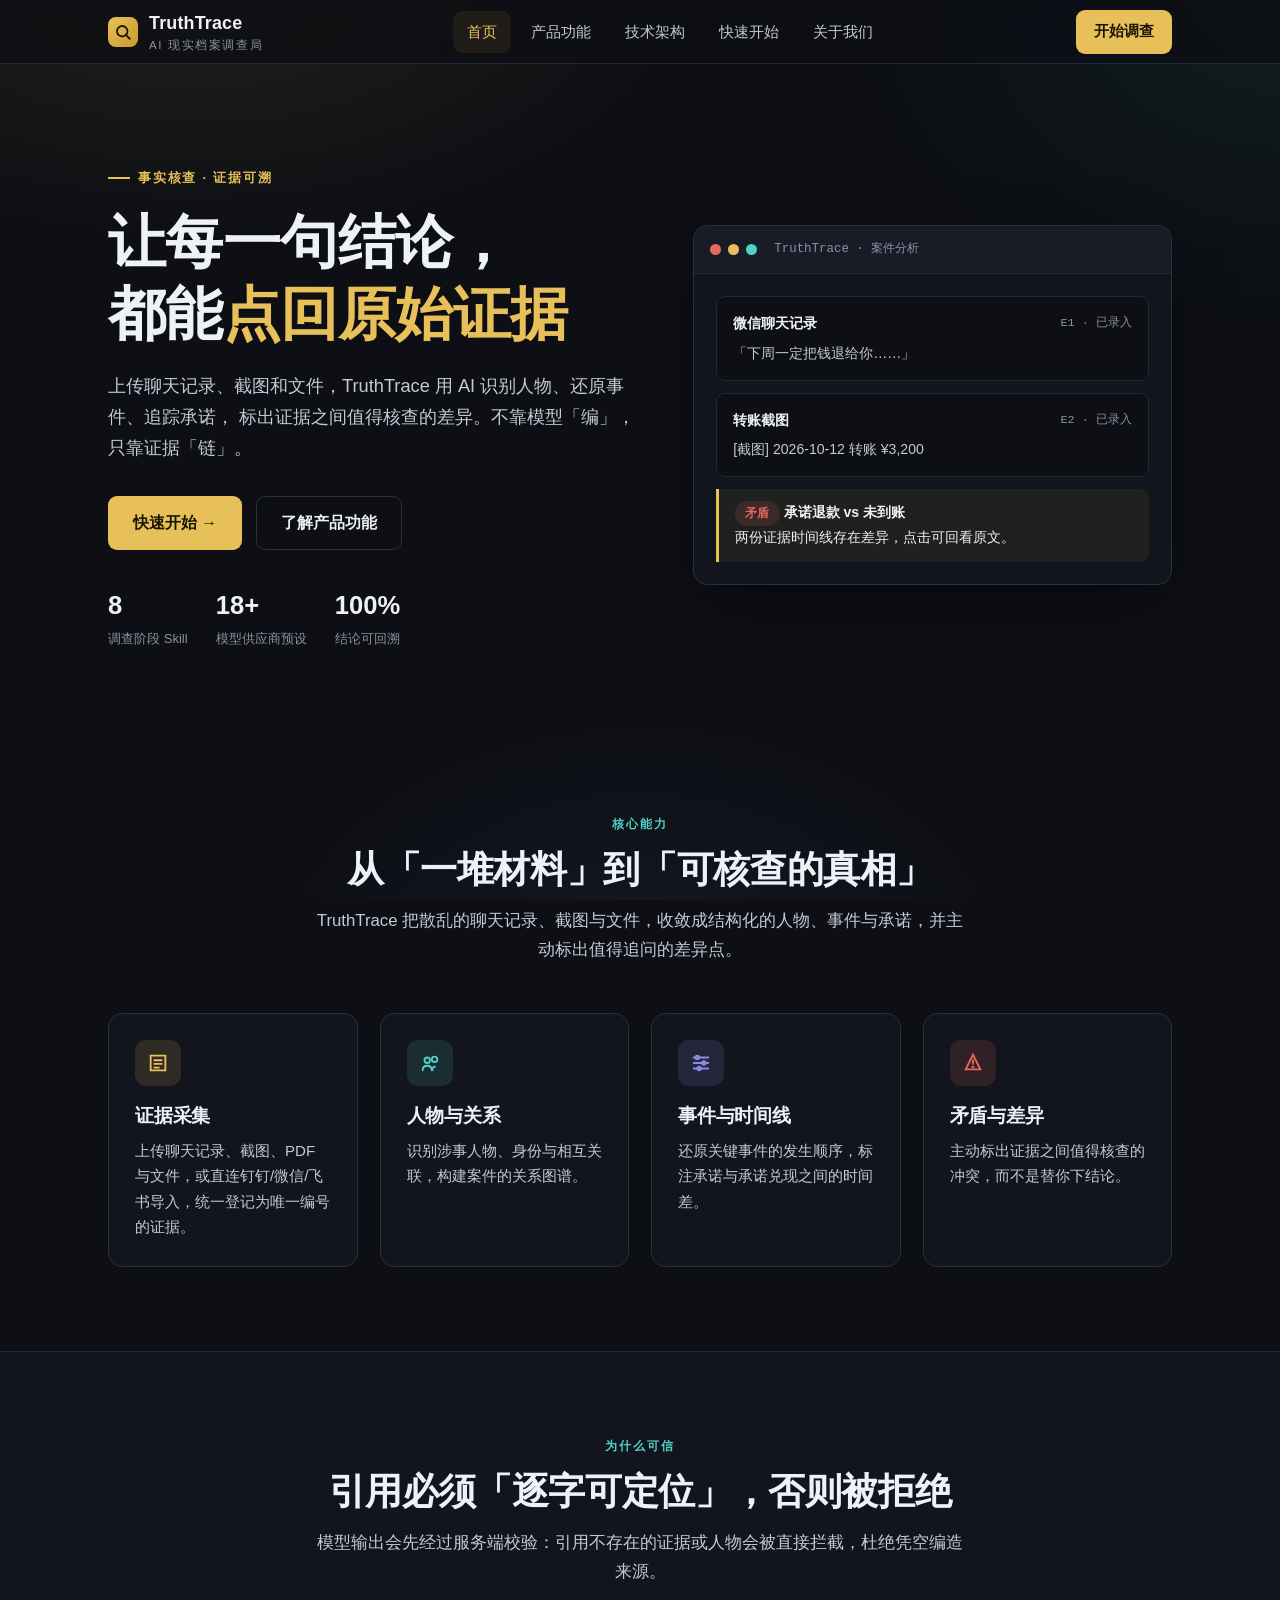
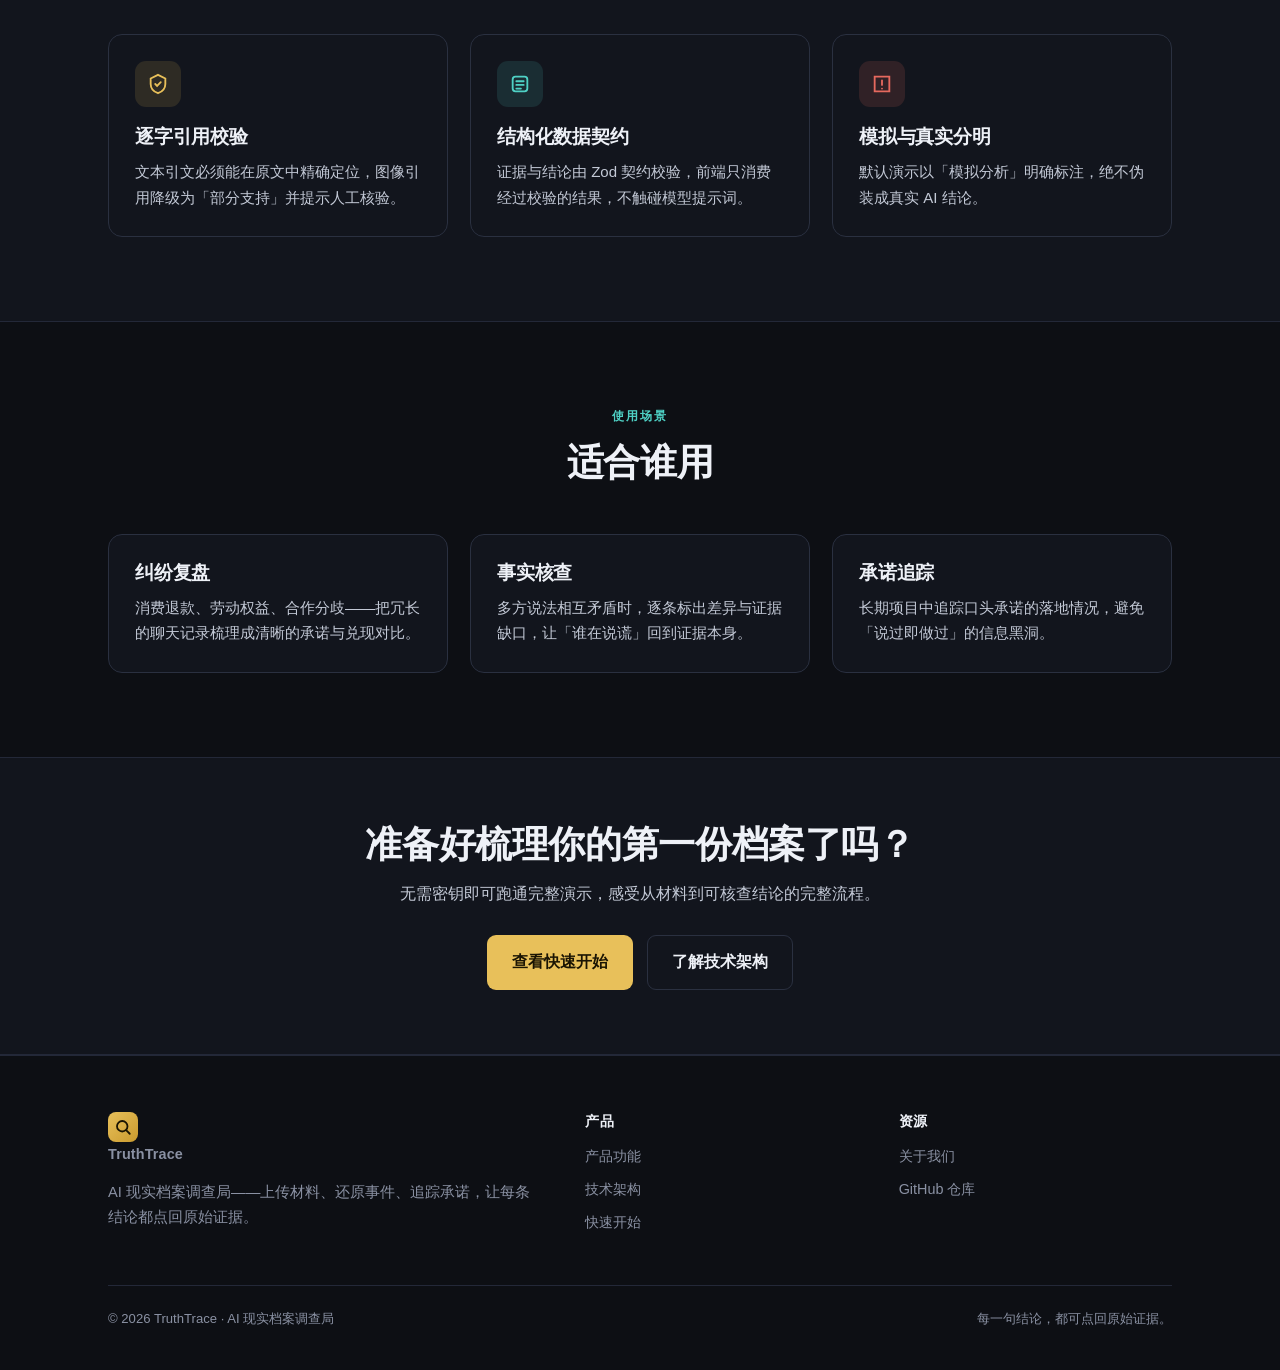
<file: index.html>
<!DOCTYPE html>
<html lang="zh-CN">
<head>
  <meta charset="UTF-8">
  <meta name="viewport" content="width=device-width, initial-scale=1.0">
  <title>TruthTrace · AI 现实档案调查局</title>
  <meta name="description" content="TruthTrace 上传聊天记录、截图和文件，AI 识别人物、还原事件、追踪承诺，标出证据间值得核查的差异，每条结论都可点回原始证据。">
  <link rel="icon" type="image/svg+xml" href="assets/favicon.svg">
  <link rel="stylesheet" href="css/style.css">
</head>
<body>

  <nav class="nav">
    <div class="container nav-inner">
      <a href="index.html" class="brand">
        <span class="brand-mark">
          <svg width="18" height="18" viewBox="0 0 24 24" fill="none" stroke="currentColor" stroke-width="2.4" stroke-linecap="round"><circle cx="11" cy="11" r="7"/><line x1="16.5" y1="16.5" x2="21" y2="21"/></svg>
        </span>
        <span>TruthTrace<div class="brand-sub">AI 现实档案调查局</div></span>
      </a>
      <div class="nav-links">
        <a href="index.html">首页</a>
        <a href="features.html">产品功能</a>
        <a href="architecture.html">技术架构</a>
        <a href="guide.html">快速开始</a>
        <a href="about.html">关于我们</a>
      </div>
      <button class="nav-toggle" aria-label="菜单">
        <svg width="20" height="20" viewBox="0 0 24 24" fill="none" stroke="currentColor" stroke-width="2" stroke-linecap="round"><line x1="3" y1="6" x2="21" y2="6"/><line x1="3" y1="12" x2="21" y2="12"/><line x1="3" y1="18" x2="21" y2="18"/></svg>
      </button>
      <a href="guide.html" class="nav-cta">开始调查</a>
    </div>
  </nav>

  <header class="hero">
    <div class="container hero-inner">
      <div>
        <span class="eyebrow">事实核查 · 证据可溯</span>
        <h1>让每一句结论，<br>都能<span class="hl">点回原始证据</span></h1>
        <p class="hero-sub">
          上传聊天记录、截图和文件，TruthTrace 用 AI 识别人物、还原事件、追踪承诺，
          标出证据之间值得核查的差异。不靠模型「编」，只靠证据「链」。
        </p>
        <div class="hero-actions">
          <a href="guide.html" class="btn btn-primary">快速开始 →</a>
          <a href="features.html" class="btn btn-ghost">了解产品功能</a>
        </div>
        <div class="hero-stats">
          <div class="stat"><div class="num">8</div><div class="lbl">调查阶段 Skill</div></div>
          <div class="stat"><div class="num">18+</div><div class="lbl">模型供应商预设</div></div>
          <div class="stat"><div class="num">100%</div><div class="lbl">结论可回溯</div></div>
        </div>
      </div>

      <div class="hero-visual">
        <div class="mock-window">
          <div class="mock-bar">
            <span class="dot r"></span><span class="dot y"></span><span class="dot g"></span>
            <span class="title">TruthTrace · 案件分析</span>
          </div>
          <div class="mock-body">
            <div class="mock-evidence">
              <div class="ev-head">
                <span class="ev-name">微信聊天记录</span>
                <span class="ev-meta">E1 · 已录入</span>
              </div>
              <p class="ev-text">「下周一定把钱退给你……」</p>
            </div>
            <div class="mock-evidence">
              <div class="ev-head">
                <span class="ev-name">转账截图</span>
                <span class="ev-meta">E2 · 已录入</span>
              </div>
              <p class="ev-text">[截图] 2026-10-12 转账 ¥3,200</p>
            </div>
            <div class="mock-verdict">
              <span class="tag tag-red">矛盾</span>
              <b>承诺退款 vs 未到账</b><br>
              两份证据时间线存在差异，点击可回看原文。
            </div>
          </div>
        </div>
      </div>
    </div>
  </header>

  <section class="section">
    <div class="container">
      <div class="section-head center">
        <div class="kicker">核心能力</div>
        <h2>从「一堆材料」到「可核查的真相」</h2>
        <p>TruthTrace 把散乱的聊天记录、截图与文件，收敛成结构化的人物、事件与承诺，并主动标出值得追问的差异点。</p>
      </div>
      <div class="grid grid-4">
        <div class="card">
          <div class="icon gold">
            <svg width="22" height="22" viewBox="0 0 24 24" fill="none" stroke="currentColor" stroke-width="2" stroke-linecap="round"><path d="M4 4h16v16H4z"/><path d="M8 9h8M8 13h8M8 17h5"/></svg>
          </div>
          <h3>证据采集</h3>
          <p>上传聊天记录、截图、PDF 与文件，或直连钉钉/微信/飞书导入，统一登记为唯一编号的证据。</p>
        </div>
        <div class="card">
          <div class="icon teal">
            <svg width="22" height="22" viewBox="0 0 24 24" fill="none" stroke="currentColor" stroke-width="2" stroke-linecap="round"><circle cx="9" cy="9" r="3"/><path d="M4 20c0-3 2-5 5-5s5 2 5 5"/><circle cx="17" cy="8" r="3"/><path d="M14.5 20c0-2.5 1.5-4 3-4"/></svg>
          </div>
          <h3>人物与关系</h3>
          <p>识别涉事人物、身份与相互关联，构建案件的关系图谱。</p>
        </div>
        <div class="card">
          <div class="icon violet">
            <svg width="22" height="22" viewBox="0 0 24 24" fill="none" stroke="currentColor" stroke-width="2" stroke-linecap="round"><line x1="4" y1="6" x2="20" y2="6"/><line x1="4" y1="12" x2="20" y2="12"/><line x1="4" y1="18" x2="20" y2="18"/><circle cx="8" cy="6" r="2"/><circle cx="15" cy="12" r="2"/><circle cx="10" cy="18" r="2"/></svg>
          </div>
          <h3>事件与时间线</h3>
          <p>还原关键事件的发生顺序，标注承诺与承诺兑现之间的时间差。</p>
        </div>
        <div class="card">
          <div class="icon red">
            <svg width="22" height="22" viewBox="0 0 24 24" fill="none" stroke="currentColor" stroke-width="2" stroke-linecap="round"><path d="M12 3l8 16H4z"/><line x1="12" y1="9" x2="12" y2="13"/><circle cx="12" cy="16.5" r="0.6"/></svg>
          </div>
          <h3>矛盾与差异</h3>
          <p>主动标出证据之间值得核查的冲突，而不是替你下结论。</p>
        </div>
      </div>
    </div>
  </section>

  <section class="section alt">
    <div class="container">
      <div class="section-head center">
        <div class="kicker">为什么可信</div>
        <h2>引用必须「逐字可定位」，否则被拒绝</h2>
        <p>模型输出会先经过服务端校验：引用不存在的证据或人物会被直接拦截，杜绝凭空编造来源。</p>
      </div>
      <div class="grid grid-3">
        <div class="card">
          <div class="icon gold">
            <svg width="22" height="22" viewBox="0 0 24 24" fill="none" stroke="currentColor" stroke-width="2" stroke-linecap="round"><path d="M12 2l8 4v6c0 5-3.5 8.5-8 10-4.5-1.5-8-5-8-10V6z"/><path d="M9 12l2 2 4-4"/></svg>
          </div>
          <h3>逐字引用校验</h3>
          <p>文本引文必须能在原文中精确定位，图像引用降级为「部分支持」并提示人工核验。</p>
        </div>
        <div class="card">
          <div class="icon teal">
            <svg width="22" height="22" viewBox="0 0 24 24" fill="none" stroke="currentColor" stroke-width="2" stroke-linecap="round"><rect x="4" y="4" width="16" height="16" rx="3"/><path d="M8 9h8M8 13h8M8 17h5"/></svg>
          </div>
          <h3>结构化数据契约</h3>
          <p>证据与结论由 Zod 契约校验，前端只消费经过校验的结果，不触碰模型提示词。</p>
        </div>
        <div class="card">
          <div class="icon red">
            <svg width="22" height="22" viewBox="0 0 24 24" fill="none" stroke="currentColor" stroke-width="2" stroke-linecap="round"><path d="M4 4h16v16H4z"/><path d="M12 8v5M12 17h.01"/></svg>
          </div>
          <h3>模拟与真实分明</h3>
          <p>默认演示以「模拟分析」明确标注，绝不伪装成真实 AI 结论。</p>
        </div>
      </div>
    </div>
  </section>

  <section class="section">
    <div class="container">
      <div class="section-head center">
        <div class="kicker">使用场景</div>
        <h2>适合谁用</h2>
      </div>
      <div class="grid grid-3">
        <div class="card">
          <h3>纠纷复盘</h3>
          <p>消费退款、劳动权益、合作分歧——把冗长的聊天记录梳理成清晰的承诺与兑现对比。</p>
        </div>
        <div class="card">
          <h3>事实核查</h3>
          <p>多方说法相互矛盾时，逐条标出差异与证据缺口，让「谁在说谎」回到证据本身。</p>
        </div>
        <div class="card">
          <h3>承诺追踪</h3>
          <p>长期项目中追踪口头承诺的落地情况，避免「说过即做过」的信息黑洞。</p>
        </div>
      </div>
    </div>
  </section>

  <section class="section alt" style="padding: 64px 0;">
    <div class="container" style="text-align: center;">
      <h2 style="margin-bottom: 12px;">准备好梳理你的第一份档案了吗？</h2>
      <p style="max-width: 40em; margin: 0 auto 28px;">无需密钥即可跑通完整演示，感受从材料到可核查结论的完整流程。</p>
      <div style="display:flex; gap:14px; justify-content:center; flex-wrap:wrap;">
        <a href="guide.html" class="btn btn-primary">查看快速开始</a>
        <a href="architecture.html" class="btn btn-ghost">了解技术架构</a>
      </div>
    </div>
  </section>

  <footer class="footer">
    <div class="container">
      <div class="footer-grid">
        <div>
          <a href="index.html" class="brand" style="margin-bottom: 14px;">
            <span class="brand-mark"><svg width="18" height="18" viewBox="0 0 24 24" fill="none" stroke="currentColor" stroke-width="2.4" stroke-linecap="round"><circle cx="11" cy="11" r="7"/><line x1="16.5" y1="16.5" x2="21" y2="21"/></svg></span>
            <span>TruthTrace</span>
          </a>
          <p class="desc">AI 现实档案调查局——上传材料、还原事件、追踪承诺，让每条结论都点回原始证据。</p>
        </div>
        <div>
          <h4>产品</h4>
          <a href="features.html">产品功能</a>
          <a href="architecture.html">技术架构</a>
          <a href="guide.html">快速开始</a>
        </div>
        <div>
          <h4>资源</h4>
          <a href="about.html">关于我们</a>
          <a href="https://github.com/Synaptivora/truthtrace" target="_blank" rel="noopener">GitHub 仓库</a>
        </div>
      </div>
      <div class="footer-bottom">
        <span>© <span id="year">2026</span> TruthTrace · AI 现实档案调查局</span>
        <span>每一句结论，都可点回原始证据。</span>
      </div>
    </div>
  </footer>

  <script src="js/main.js"></script>
</body>
</html>
</file>
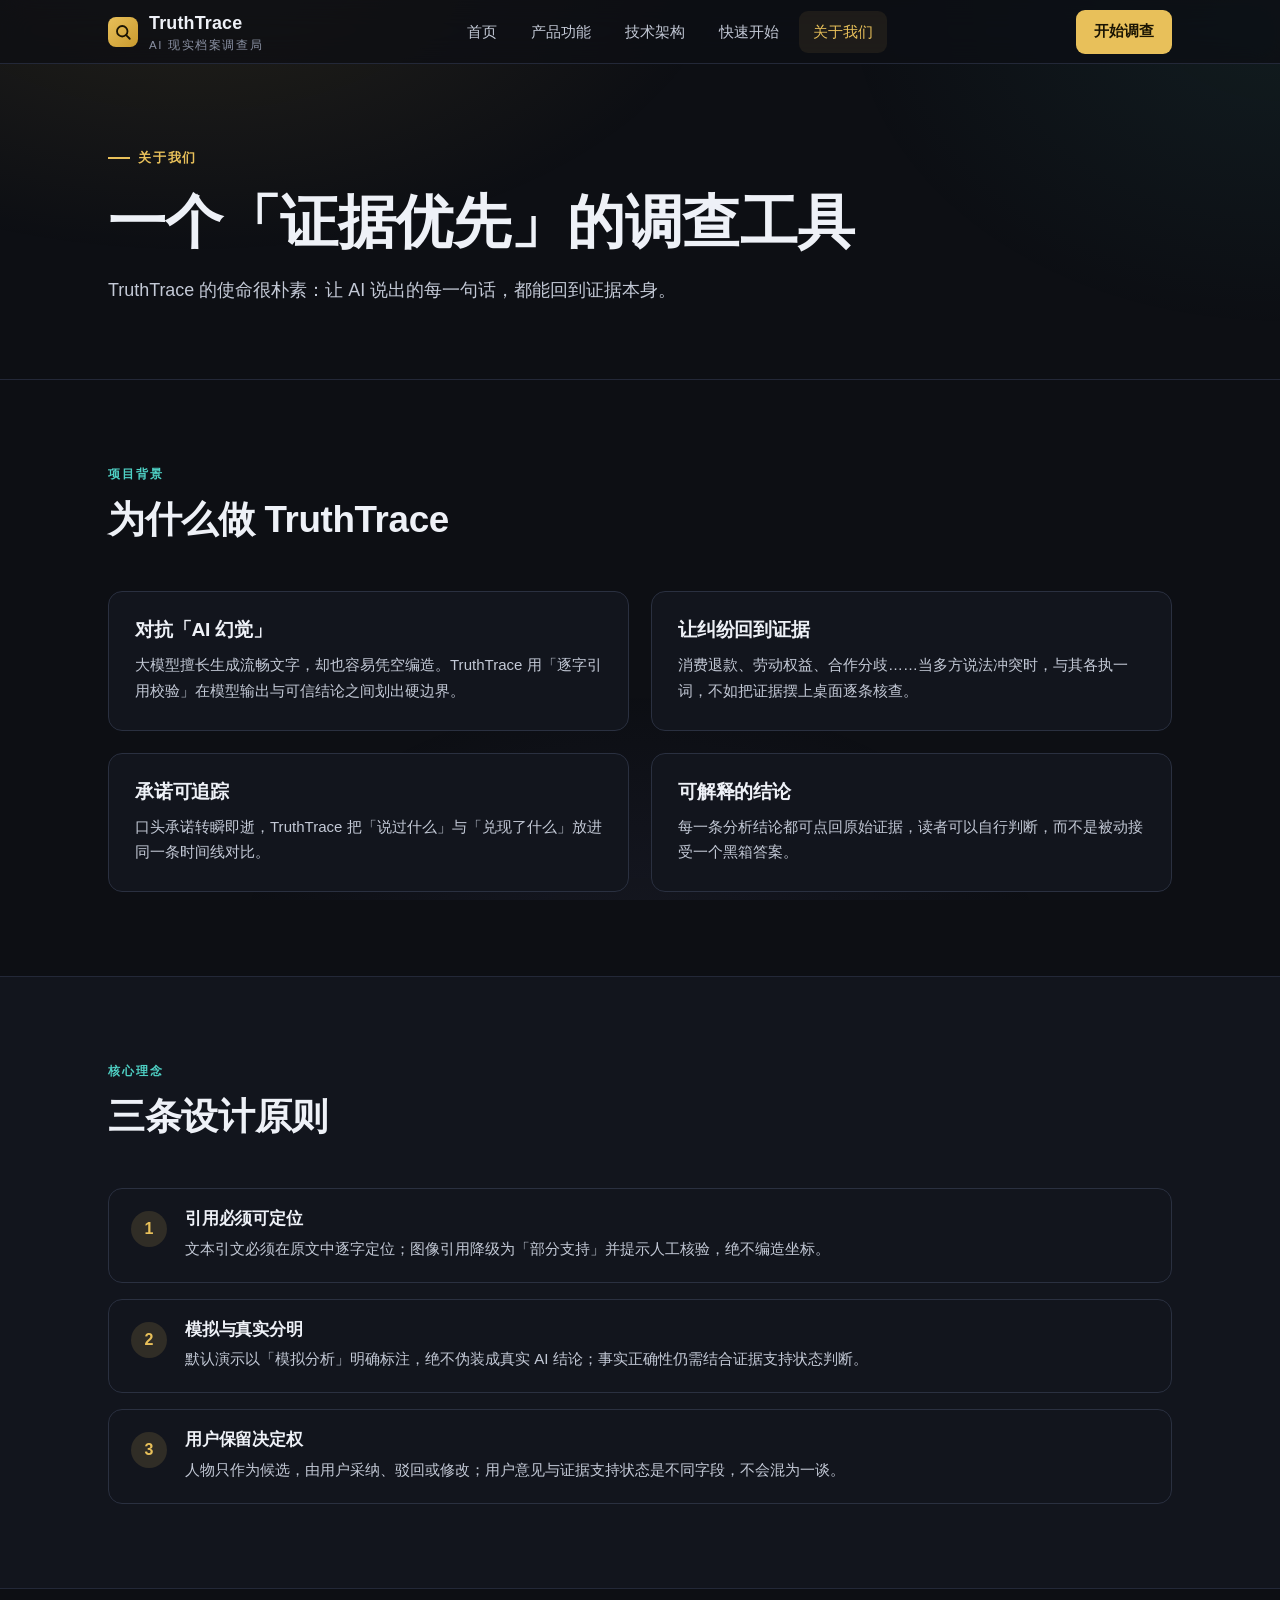
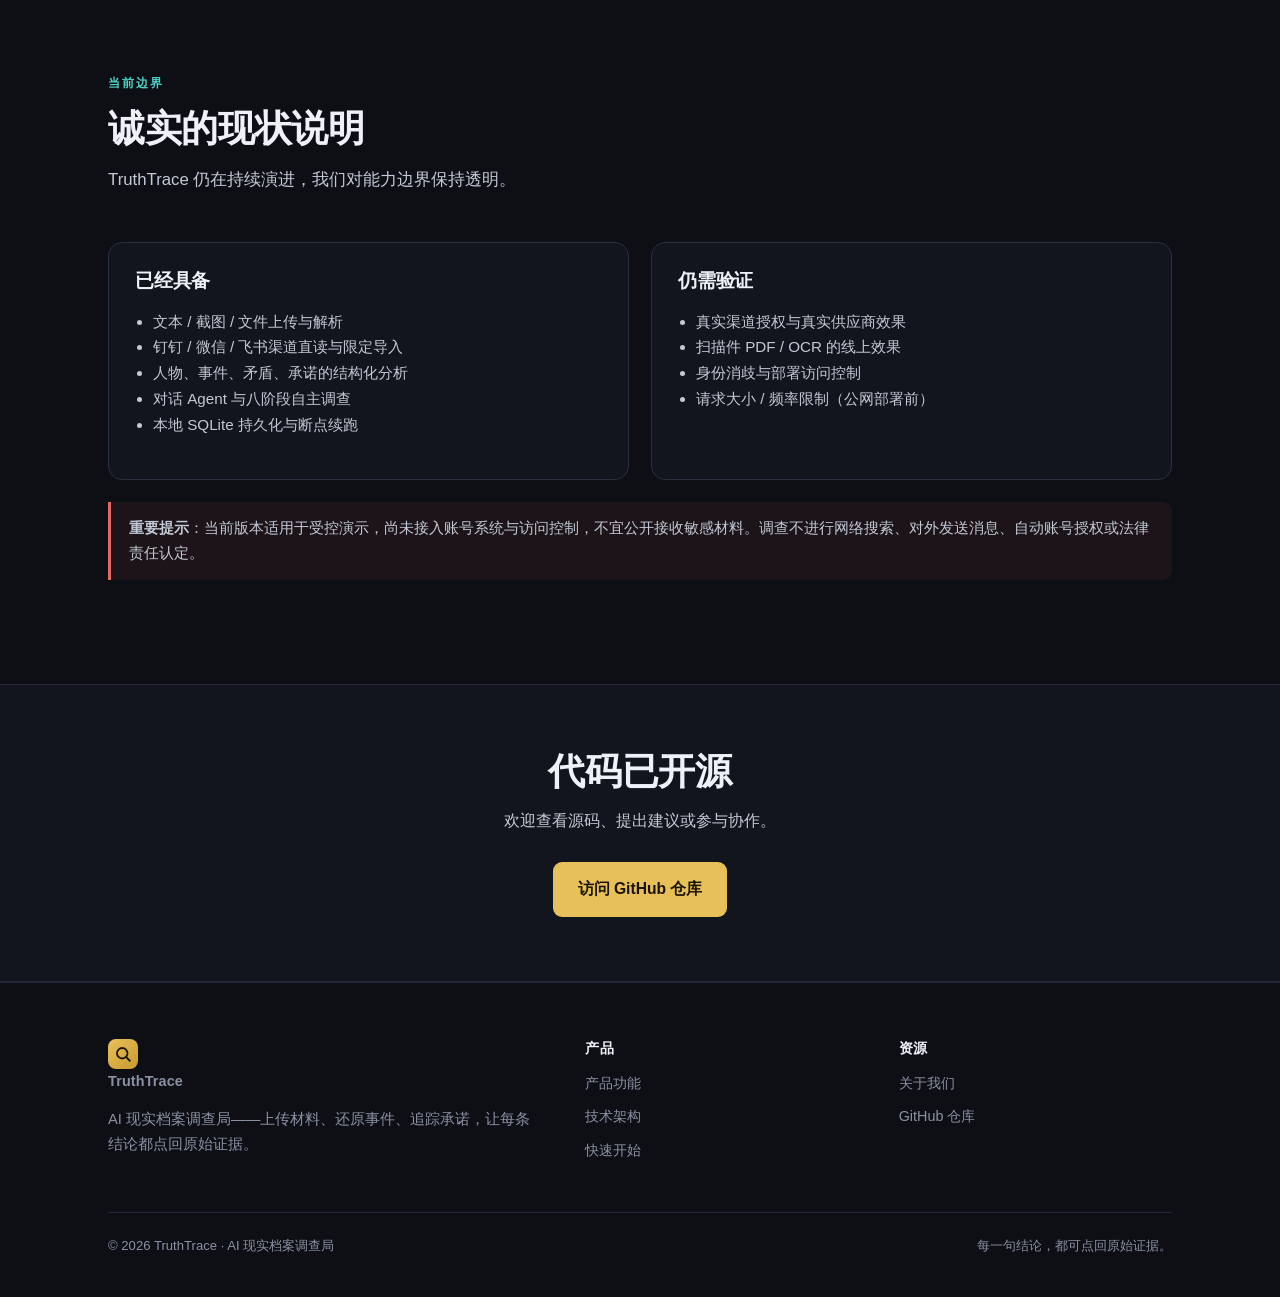
<file: about.html>
<!DOCTYPE html>
<html lang="zh-CN">
<head>
  <meta charset="UTF-8">
  <meta name="viewport" content="width=device-width, initial-scale=1.0">
  <title>关于我们 · TruthTrace</title>
  <meta name="description" content="关于 TruthTrace 项目：背景、目标、当前边界与进展。">
  <link rel="icon" type="image/svg+xml" href="assets/favicon.svg">
  <link rel="stylesheet" href="css/style.css">
</head>
<body>

  <nav class="nav">
    <div class="container nav-inner">
      <a href="index.html" class="brand">
        <span class="brand-mark"><svg width="18" height="18" viewBox="0 0 24 24" fill="none" stroke="currentColor" stroke-width="2.4" stroke-linecap="round"><circle cx="11" cy="11" r="7"/><line x1="16.5" y1="16.5" x2="21" y2="21"/></svg></span>
        <span>TruthTrace<div class="brand-sub">AI 现实档案调查局</div></span>
      </a>
      <div class="nav-links">
        <a href="index.html">首页</a>
        <a href="features.html">产品功能</a>
        <a href="architecture.html">技术架构</a>
        <a href="guide.html">快速开始</a>
        <a href="about.html">关于我们</a>
      </div>
      <button class="nav-toggle" aria-label="菜单">
        <svg width="20" height="20" viewBox="0 0 24 24" fill="none" stroke="currentColor" stroke-width="2" stroke-linecap="round"><line x1="3" y1="6" x2="21" y2="6"/><line x1="3" y1="12" x2="21" y2="12"/><line x1="3" y1="18" x2="21" y2="18"/></svg>
      </button>
      <a href="guide.html" class="nav-cta">开始调查</a>
    </div>
  </nav>

  <header class="page-hero">
    <div class="container">
      <span class="eyebrow">关于我们</span>
      <h1>一个「证据优先」的调查工具</h1>
      <p class="lede">TruthTrace 的使命很朴素：让 AI 说出的每一句话，都能回到证据本身。</p>
    </div>
  </header>

  <section class="section">
    <div class="container">
      <div class="section-head">
        <div class="kicker">项目背景</div>
        <h2>为什么做 TruthTrace</h2>
      </div>
      <div class="grid grid-2">
        <div class="card">
          <h3>对抗「AI 幻觉」</h3>
          <p>大模型擅长生成流畅文字，却也容易凭空编造。TruthTrace 用「逐字引用校验」在模型输出与可信结论之间划出硬边界。</p>
        </div>
        <div class="card">
          <h3>让纠纷回到证据</h3>
          <p>消费退款、劳动权益、合作分歧……当多方说法冲突时，与其各执一词，不如把证据摆上桌面逐条核查。</p>
        </div>
        <div class="card">
          <h3>承诺可追踪</h3>
          <p>口头承诺转瞬即逝，TruthTrace 把「说过什么」与「兑现了什么」放进同一条时间线对比。</p>
        </div>
        <div class="card">
          <h3>可解释的结论</h3>
          <p>每一条分析结论都可点回原始证据，读者可以自行判断，而不是被动接受一个黑箱答案。</p>
        </div>
      </div>
    </div>
  </section>

  <section class="section alt">
    <div class="container">
      <div class="section-head">
        <div class="kicker">核心理念</div>
        <h2>三条设计原则</h2>
      </div>
      <div class="steps">
        <div class="step">
          <div class="step-num">1</div>
          <div>
            <h3>引用必须可定位</h3>
            <p>文本引文必须在原文中逐字定位；图像引用降级为「部分支持」并提示人工核验，绝不编造坐标。</p>
          </div>
        </div>
        <div class="step">
          <div class="step-num">2</div>
          <div>
            <h3>模拟与真实分明</h3>
            <p>默认演示以「模拟分析」明确标注，绝不伪装成真实 AI 结论；事实正确性仍需结合证据支持状态判断。</p>
          </div>
        </div>
        <div class="step">
          <div class="step-num">3</div>
          <div>
            <h3>用户保留决定权</h3>
            <p>人物只作为候选，由用户采纳、驳回或修改；用户意见与证据支持状态是不同字段，不会混为一谈。</p>
          </div>
        </div>
      </div>
    </div>
  </section>

  <section class="section">
    <div class="container">
      <div class="section-head">
        <div class="kicker">当前边界</div>
        <h2>诚实的现状说明</h2>
        <p>TruthTrace 仍在持续演进，我们对能力边界保持透明。</p>
      </div>
      <div class="grid grid-2">
        <div class="card">
          <h3>已经具备</h3>
          <ul style="color:var(--text-1); padding-left:18px; font-size:0.95rem;">
            <li>文本 / 截图 / 文件上传与解析</li>
            <li>钉钉 / 微信 / 飞书渠道直读与限定导入</li>
            <li>人物、事件、矛盾、承诺的结构化分析</li>
            <li>对话 Agent 与八阶段自主调查</li>
            <li>本地 SQLite 持久化与断点续跑</li>
          </ul>
        </div>
        <div class="card">
          <h3>仍需验证</h3>
          <ul style="color:var(--text-1); padding-left:18px; font-size:0.95rem;">
            <li>真实渠道授权与真实供应商效果</li>
            <li>扫描件 PDF / OCR 的线上效果</li>
            <li>身份消歧与部署访问控制</li>
            <li>请求大小 / 频率限制（公网部署前）</li>
          </ul>
        </div>
      </div>
      <div class="note warn" style="margin-top:22px;">
        <b>重要提示</b>：当前版本适用于受控演示，尚未接入账号系统与访问控制，不宜公开接收敏感材料。调查不进行网络搜索、对外发送消息、自动账号授权或法律责任认定。
      </div>
    </div>
  </section>

  <section class="section alt" style="padding: 64px 0;">
    <div class="container" style="text-align:center;">
      <h2 style="margin-bottom:12px;">代码已开源</h2>
      <p style="max-width:40em; margin:0 auto 28px;">欢迎查看源码、提出建议或参与协作。</p>
      <a href="https://github.com/Synaptivora/truthtrace" target="_blank" rel="noopener" class="btn btn-primary">访问 GitHub 仓库</a>
    </div>
  </section>

  <footer class="footer">
    <div class="container">
      <div class="footer-grid">
        <div>
          <a href="index.html" class="brand" style="margin-bottom: 14px;">
            <span class="brand-mark"><svg width="18" height="18" viewBox="0 0 24 24" fill="none" stroke="currentColor" stroke-width="2.4" stroke-linecap="round"><circle cx="11" cy="11" r="7"/><line x1="16.5" y1="16.5" x2="21" y2="21"/></svg></span>
            <span>TruthTrace</span>
          </a>
          <p class="desc">AI 现实档案调查局——上传材料、还原事件、追踪承诺，让每条结论都点回原始证据。</p>
        </div>
        <div>
          <h4>产品</h4>
          <a href="features.html">产品功能</a>
          <a href="architecture.html">技术架构</a>
          <a href="guide.html">快速开始</a>
        </div>
        <div>
          <h4>资源</h4>
          <a href="about.html">关于我们</a>
          <a href="https://github.com/Synaptivora/truthtrace" target="_blank" rel="noopener">GitHub 仓库</a>
        </div>
      </div>
      <div class="footer-bottom">
        <span>© <span id="year">2026</span> TruthTrace · AI 现实档案调查局</span>
        <span>每一句结论，都可点回原始证据。</span>
      </div>
    </div>
  </footer>

  <script src="js/main.js"></script>
</body>
</html>
</file>
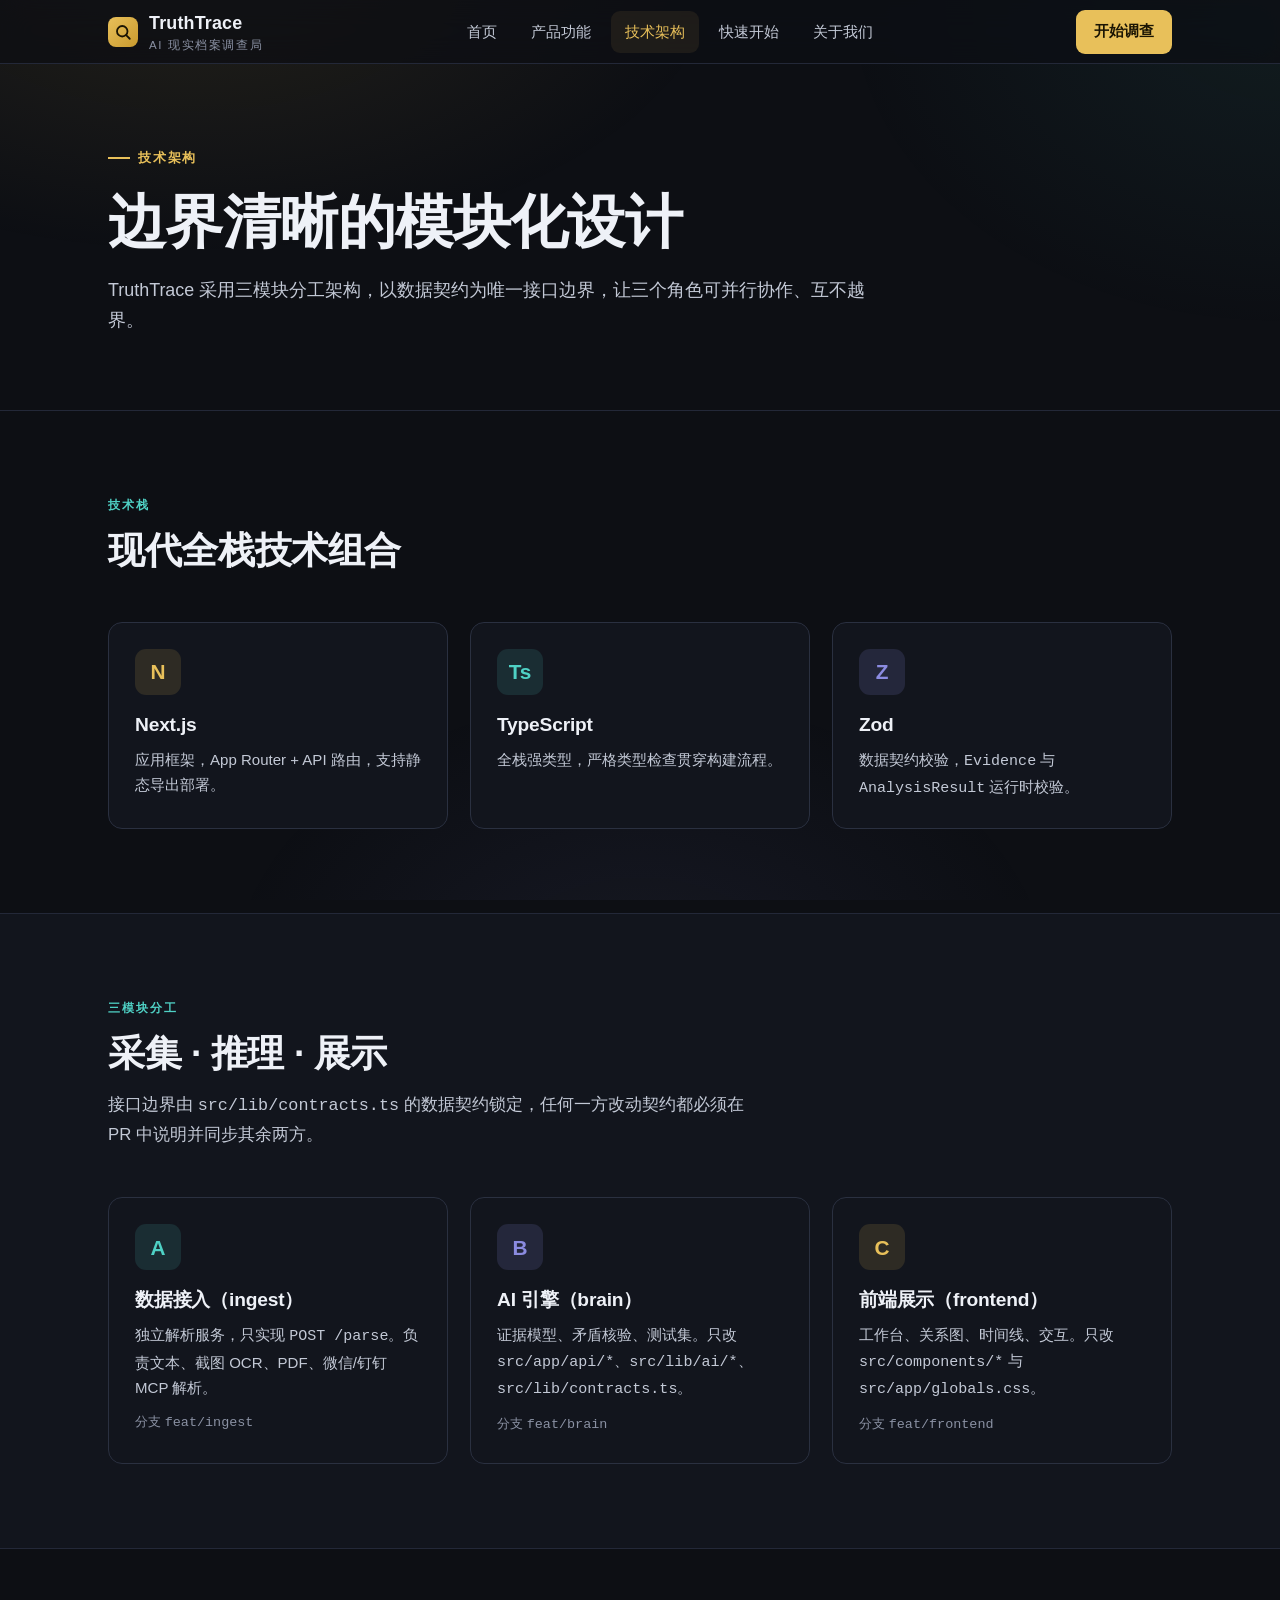
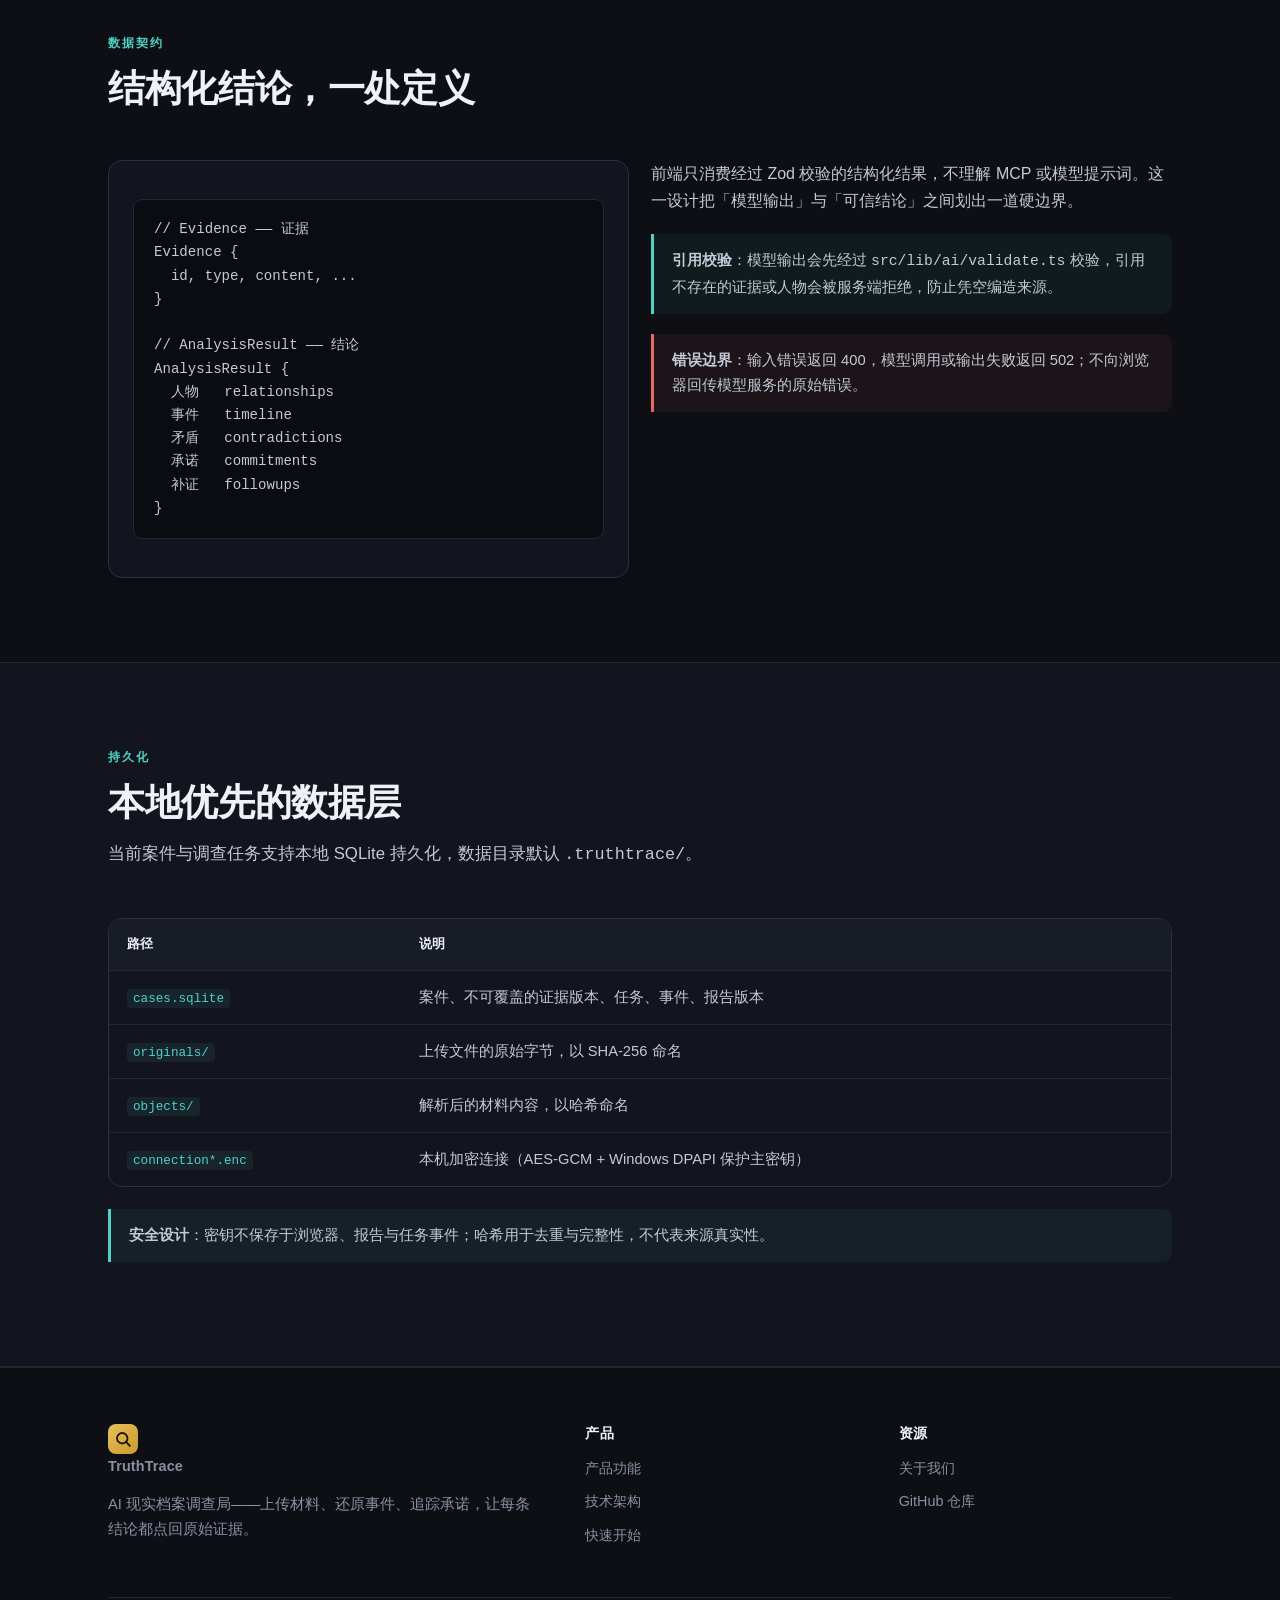
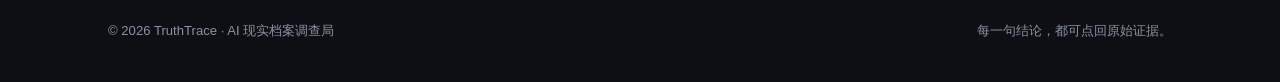
<file: architecture.html>
<!DOCTYPE html>
<html lang="zh-CN">
<head>
  <meta charset="UTF-8">
  <meta name="viewport" content="width=device-width, initial-scale=1.0">
  <title>技术架构 · TruthTrace</title>
  <meta name="description" content="TruthTrace 的技术架构：A 数据接入 / B AI 引擎 / C 前端展示 三模块分工，数据契约与持久化。">
  <link rel="icon" type="image/svg+xml" href="assets/favicon.svg">
  <link rel="stylesheet" href="css/style.css">
</head>
<body>

  <nav class="nav">
    <div class="container nav-inner">
      <a href="index.html" class="brand">
        <span class="brand-mark"><svg width="18" height="18" viewBox="0 0 24 24" fill="none" stroke="currentColor" stroke-width="2.4" stroke-linecap="round"><circle cx="11" cy="11" r="7"/><line x1="16.5" y1="16.5" x2="21" y2="21"/></svg></span>
        <span>TruthTrace<div class="brand-sub">AI 现实档案调查局</div></span>
      </a>
      <div class="nav-links">
        <a href="index.html">首页</a>
        <a href="features.html">产品功能</a>
        <a href="architecture.html">技术架构</a>
        <a href="guide.html">快速开始</a>
        <a href="about.html">关于我们</a>
      </div>
      <button class="nav-toggle" aria-label="菜单">
        <svg width="20" height="20" viewBox="0 0 24 24" fill="none" stroke="currentColor" stroke-width="2" stroke-linecap="round"><line x1="3" y1="6" x2="21" y2="6"/><line x1="3" y1="12" x2="21" y2="12"/><line x1="3" y1="18" x2="21" y2="18"/></svg>
      </button>
      <a href="guide.html" class="nav-cta">开始调查</a>
    </div>
  </nav>

  <header class="page-hero">
    <div class="container">
      <span class="eyebrow">技术架构</span>
      <h1>边界清晰的模块化设计</h1>
      <p class="lede">TruthTrace 采用三模块分工架构，以数据契约为唯一接口边界，让三个角色可并行协作、互不越界。</p>
    </div>
  </header>

  <section class="section">
    <div class="container">
      <div class="section-head">
        <div class="kicker">技术栈</div>
        <h2>现代全栈技术组合</h2>
      </div>
      <div class="grid grid-3">
        <div class="card">
          <div class="icon gold"><span style="font-weight:700;">N</span></div>
          <h3>Next.js</h3>
          <p>应用框架，App Router + API 路由，支持静态导出部署。</p>
        </div>
        <div class="card">
          <div class="icon teal"><span style="font-weight:700;">Ts</span></div>
          <h3>TypeScript</h3>
          <p>全栈强类型，严格类型检查贯穿构建流程。</p>
        </div>
        <div class="card">
          <div class="icon violet"><span style="font-weight:700;">Z</span></div>
          <h3>Zod</h3>
          <p>数据契约校验，<code>Evidence</code> 与 <code>AnalysisResult</code> 运行时校验。</p>
        </div>
      </div>
    </div>
  </section>

  <section class="section alt">
    <div class="container">
      <div class="section-head">
        <div class="kicker">三模块分工</div>
        <h2>采集 · 推理 · 展示</h2>
        <p>接口边界由 <code>src/lib/contracts.ts</code> 的数据契约锁定，任何一方改动契约都必须在 PR 中说明并同步其余两方。</p>
      </div>
      <div class="grid grid-3">
        <div class="card">
          <div class="icon teal"><span style="font-weight:700;">A</span></div>
          <h3>数据接入（ingest）</h3>
          <p>独立解析服务，只实现 <code>POST /parse</code>。负责文本、截图 OCR、PDF、微信/钉钉 MCP 解析。</p>
          <p style="margin-top:10px; font-size:0.84rem; color:var(--text-2);">分支 <code>feat/ingest</code></p>
        </div>
        <div class="card">
          <div class="icon violet"><span style="font-weight:700;">B</span></div>
          <h3>AI 引擎（brain）</h3>
          <p>证据模型、矛盾核验、测试集。只改 <code>src/app/api/*</code>、<code>src/lib/ai/*</code>、<code>src/lib/contracts.ts</code>。</p>
          <p style="margin-top:10px; font-size:0.84rem; color:var(--text-2);">分支 <code>feat/brain</code></p>
        </div>
        <div class="card">
          <div class="icon gold"><span style="font-weight:700;">C</span></div>
          <h3>前端展示（frontend）</h3>
          <p>工作台、关系图、时间线、交互。只改 <code>src/components/*</code> 与 <code>src/app/globals.css</code>。</p>
          <p style="margin-top:10px; font-size:0.84rem; color:var(--text-2);">分支 <code>feat/frontend</code></p>
        </div>
      </div>
    </div>
  </section>

  <section class="section">
    <div class="container">
      <div class="section-head">
        <div class="kicker">数据契约</div>
        <h2>结构化结论，一处定义</h2>
      </div>
      <div class="grid grid-2">
        <div class="feature-visual">
          <pre><code>// Evidence —— 证据
Evidence {
  id, type, content, ...
}

// AnalysisResult —— 结论
AnalysisResult {
  人物   relationships
  事件   timeline
  矛盾   contradictions
  承诺   commitments
  补证   followups
}</code></pre>
        </div>
        <div>
          <p>前端只消费经过 Zod 校验的结构化结果，不理解 MCP 或模型提示词。这一设计把「模型输出」与「可信结论」之间划出一道硬边界。</p>
          <div class="note">
            <b>引用校验</b>：模型输出会先经过 <code>src/lib/ai/validate.ts</code> 校验，引用不存在的证据或人物会被服务端拒绝，防止凭空编造来源。
          </div>
          <div class="note warn">
            <b>错误边界</b>：输入错误返回 400，模型调用或输出失败返回 502；不向浏览器回传模型服务的原始错误。
          </div>
        </div>
      </div>
    </div>
  </section>

  <section class="section alt">
    <div class="container">
      <div class="section-head">
        <div class="kicker">持久化</div>
        <h2>本地优先的数据层</h2>
        <p>当前案件与调查任务支持本地 SQLite 持久化，数据目录默认 <code>.truthtrace/</code>。</p>
      </div>
      <div class="table-wrap">
        <table>
          <thead>
            <tr><th>路径</th><th>说明</th></tr>
          </thead>
          <tbody>
            <tr><td><code>cases.sqlite</code></td><td>案件、不可覆盖的证据版本、任务、事件、报告版本</td></tr>
            <tr><td><code>originals/</code></td><td>上传文件的原始字节，以 SHA-256 命名</td></tr>
            <tr><td><code>objects/</code></td><td>解析后的材料内容，以哈希命名</td></tr>
            <tr><td><code>connection*.enc</code></td><td>本机加密连接（AES-GCM + Windows DPAPI 保护主密钥）</td></tr>
          </tbody>
        </table>
      </div>
      <div class="note" style="margin-top:22px;">
        <b>安全设计</b>：密钥不保存于浏览器、报告与任务事件；哈希用于去重与完整性，不代表来源真实性。
      </div>
    </div>
  </section>

  <footer class="footer">
    <div class="container">
      <div class="footer-grid">
        <div>
          <a href="index.html" class="brand" style="margin-bottom: 14px;">
            <span class="brand-mark"><svg width="18" height="18" viewBox="0 0 24 24" fill="none" stroke="currentColor" stroke-width="2.4" stroke-linecap="round"><circle cx="11" cy="11" r="7"/><line x1="16.5" y1="16.5" x2="21" y2="21"/></svg></span>
            <span>TruthTrace</span>
          </a>
          <p class="desc">AI 现实档案调查局——上传材料、还原事件、追踪承诺，让每条结论都点回原始证据。</p>
        </div>
        <div>
          <h4>产品</h4>
          <a href="features.html">产品功能</a>
          <a href="architecture.html">技术架构</a>
          <a href="guide.html">快速开始</a>
        </div>
        <div>
          <h4>资源</h4>
          <a href="about.html">关于我们</a>
          <a href="https://github.com/Synaptivora/truthtrace" target="_blank" rel="noopener">GitHub 仓库</a>
        </div>
      </div>
      <div class="footer-bottom">
        <span>© <span id="year">2026</span> TruthTrace · AI 现实档案调查局</span>
        <span>每一句结论，都可点回原始证据。</span>
      </div>
    </div>
  </footer>

  <script src="js/main.js"></script>
</body>
</html>
</file>
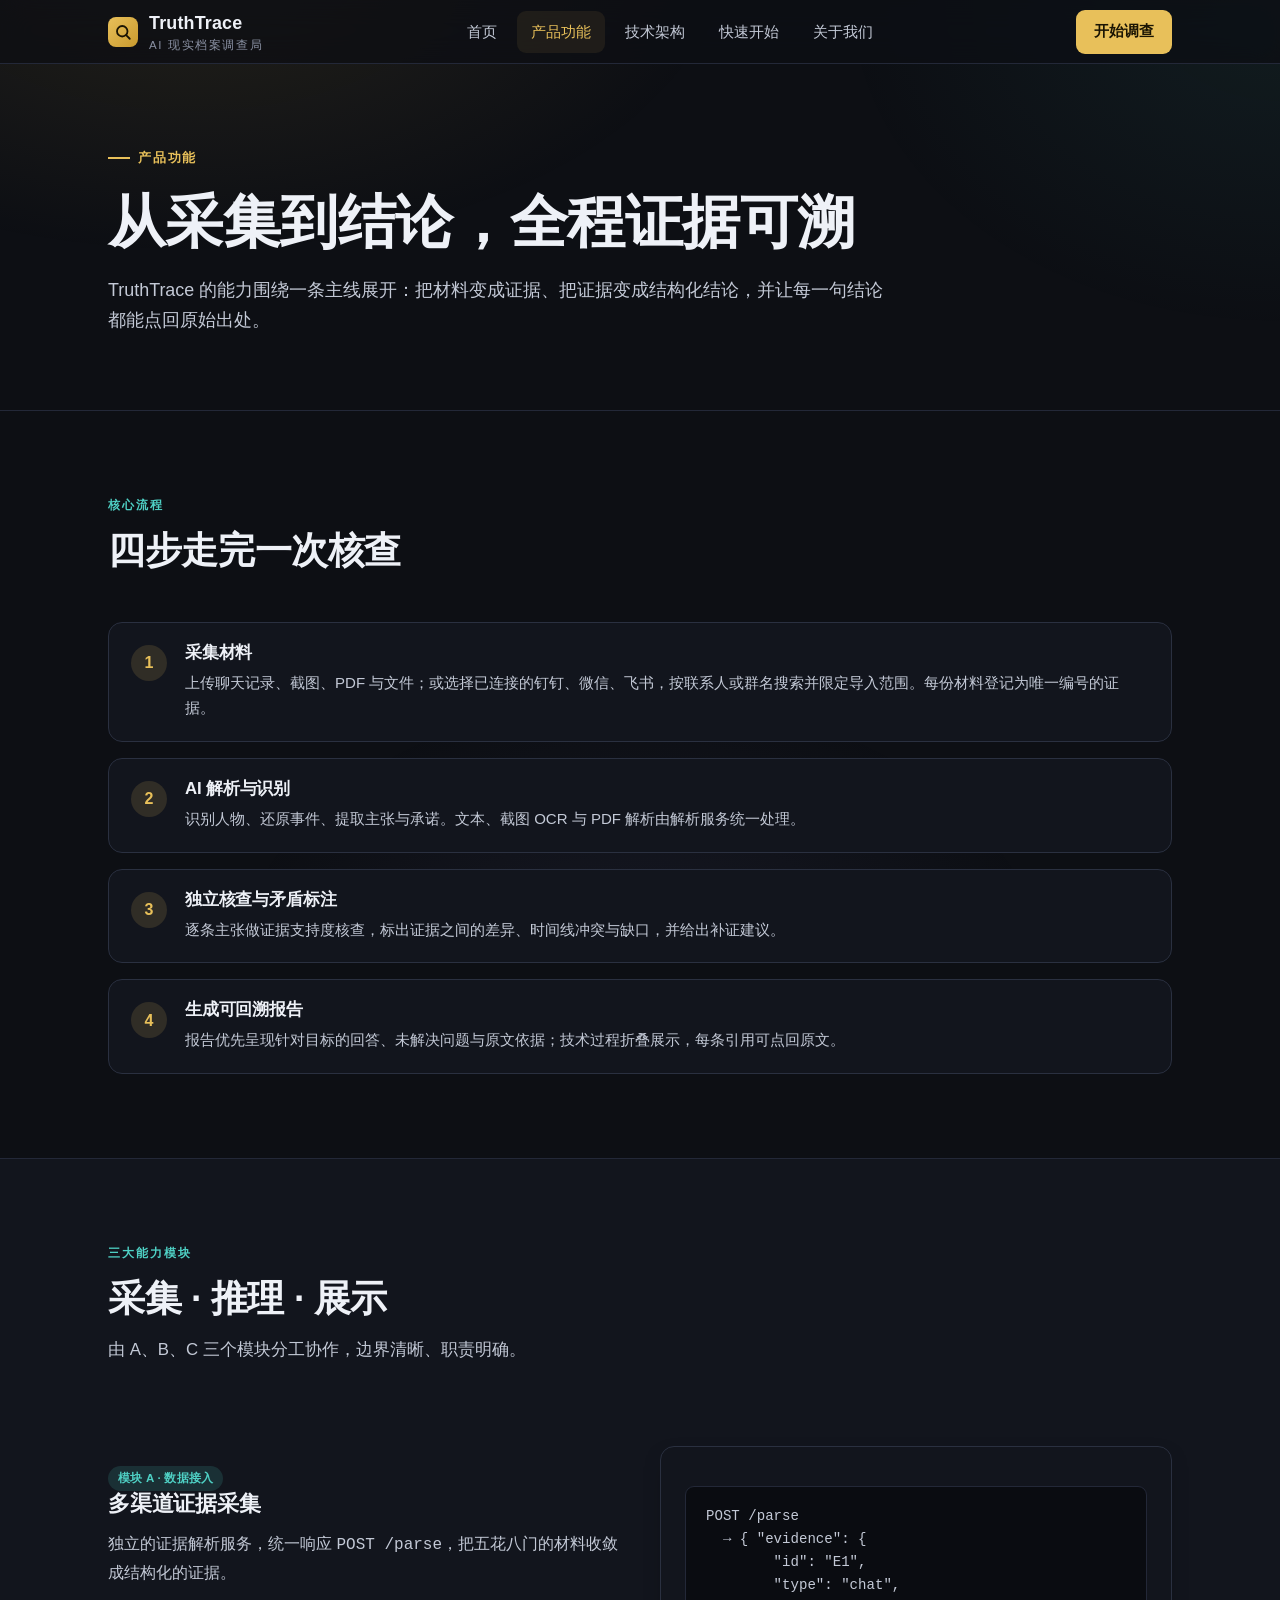
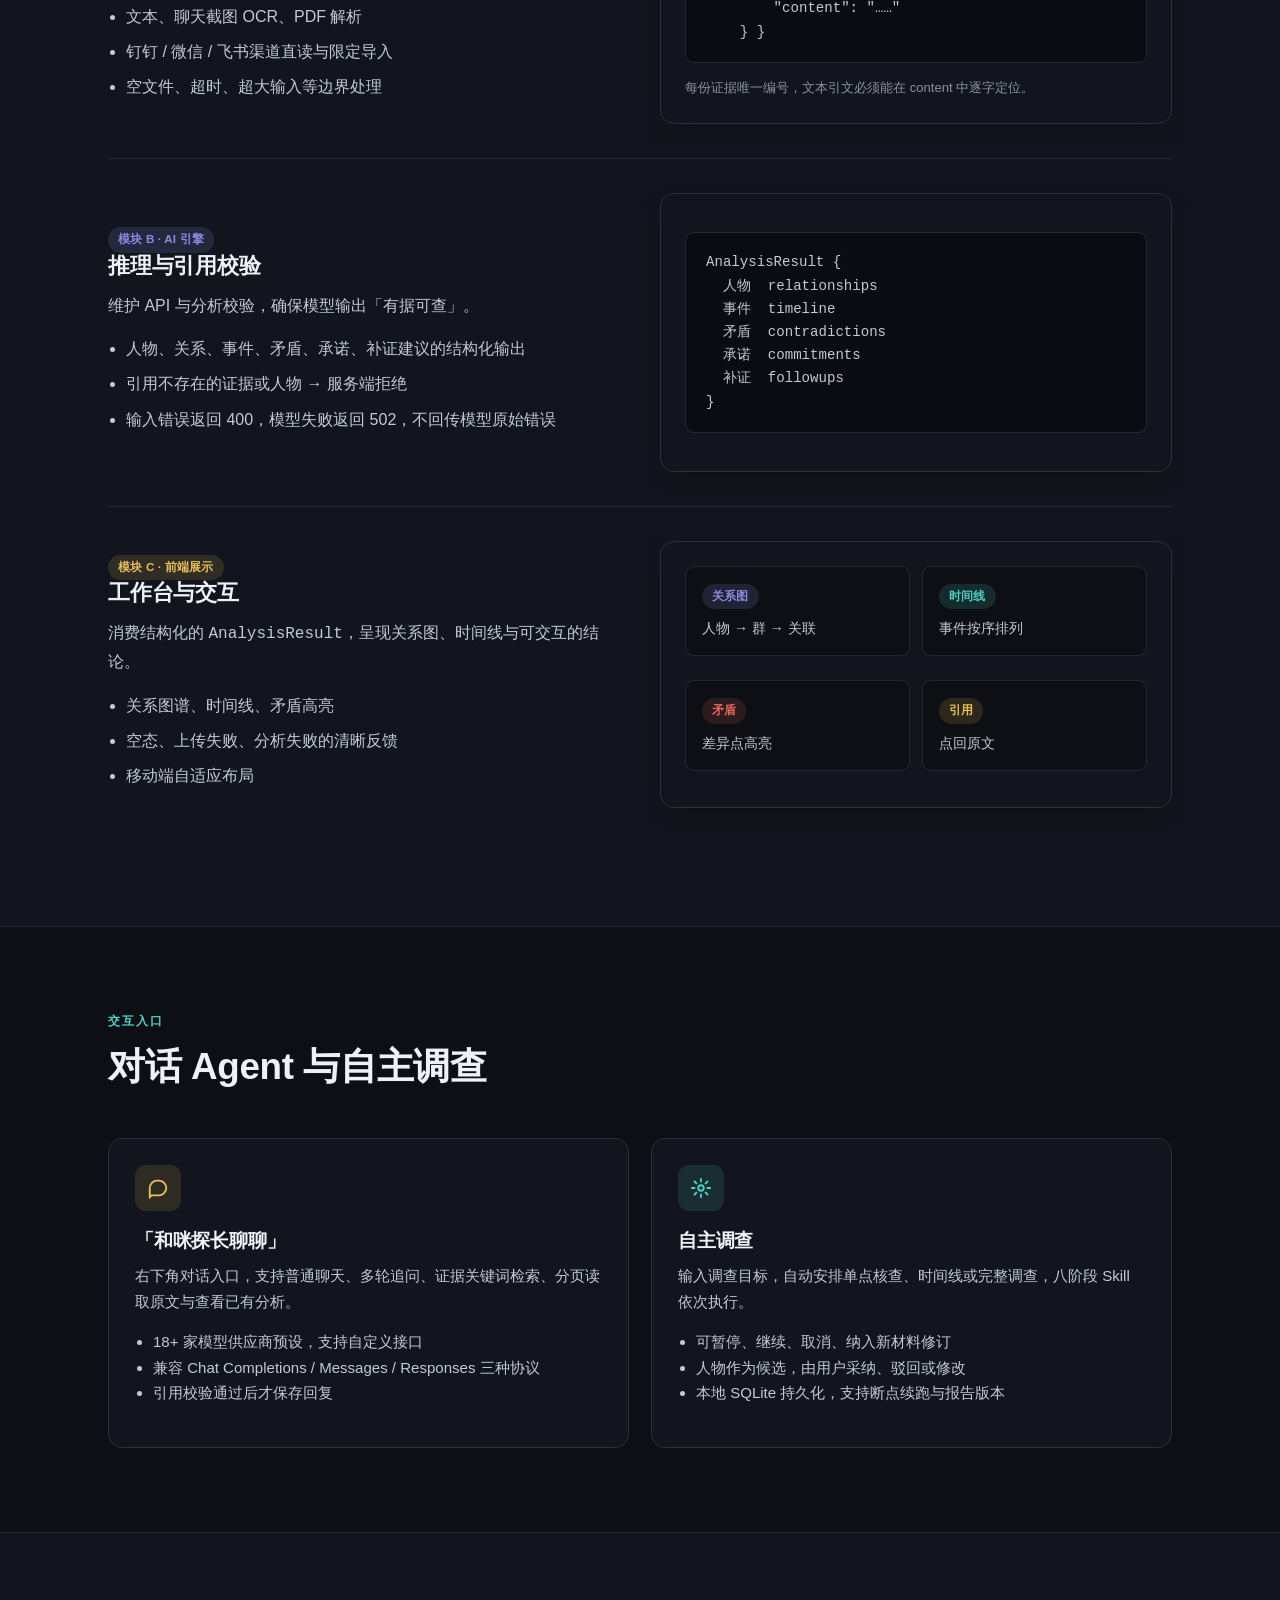
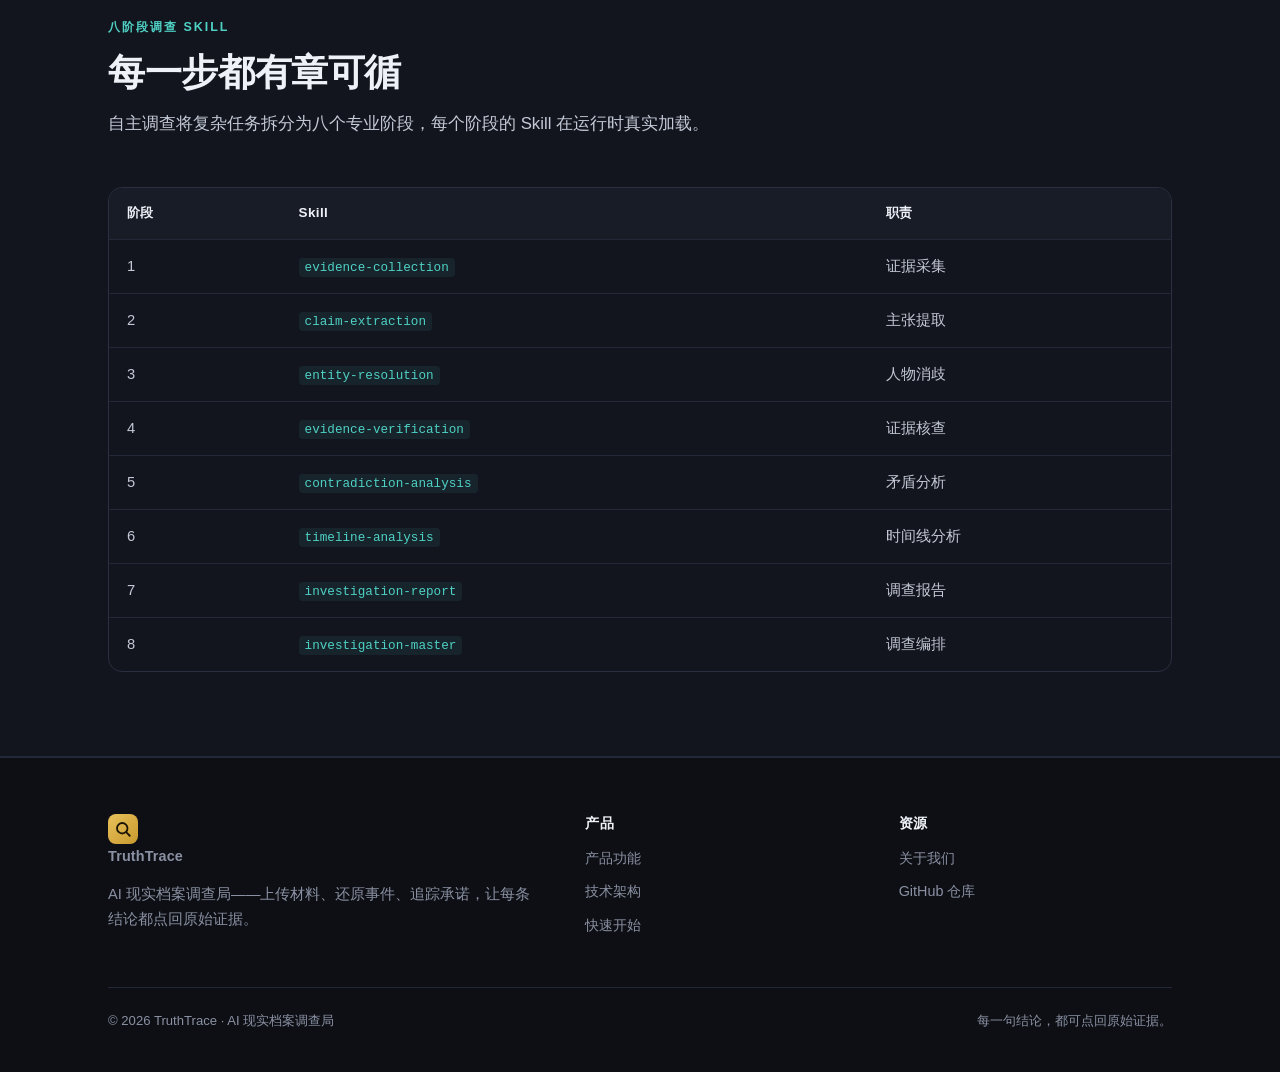
<file: features.html>
<!DOCTYPE html>
<html lang="zh-CN">
<head>
  <meta charset="UTF-8">
  <meta name="viewport" content="width=device-width, initial-scale=1.0">
  <title>产品功能 · TruthTrace</title>
  <meta name="description" content="TruthTrace 的核心功能：证据采集、AI 分析、矛盾核查、对话 Agent 与自主调查。">
  <link rel="icon" type="image/svg+xml" href="assets/favicon.svg">
  <link rel="stylesheet" href="css/style.css">
</head>
<body>

  <nav class="nav">
    <div class="container nav-inner">
      <a href="index.html" class="brand">
        <span class="brand-mark"><svg width="18" height="18" viewBox="0 0 24 24" fill="none" stroke="currentColor" stroke-width="2.4" stroke-linecap="round"><circle cx="11" cy="11" r="7"/><line x1="16.5" y1="16.5" x2="21" y2="21"/></svg></span>
        <span>TruthTrace<div class="brand-sub">AI 现实档案调查局</div></span>
      </a>
      <div class="nav-links">
        <a href="index.html">首页</a>
        <a href="features.html">产品功能</a>
        <a href="architecture.html">技术架构</a>
        <a href="guide.html">快速开始</a>
        <a href="about.html">关于我们</a>
      </div>
      <button class="nav-toggle" aria-label="菜单">
        <svg width="20" height="20" viewBox="0 0 24 24" fill="none" stroke="currentColor" stroke-width="2" stroke-linecap="round"><line x1="3" y1="6" x2="21" y2="6"/><line x1="3" y1="12" x2="21" y2="12"/><line x1="3" y1="18" x2="21" y2="18"/></svg>
      </button>
      <a href="guide.html" class="nav-cta">开始调查</a>
    </div>
  </nav>

  <header class="page-hero">
    <div class="container">
      <span class="eyebrow">产品功能</span>
      <h1>从采集到结论，全程证据可溯</h1>
      <p class="lede">TruthTrace 的能力围绕一条主线展开：把材料变成证据、把证据变成结构化结论，并让每一句结论都能点回原始出处。</p>
    </div>
  </header>

  <section class="section">
    <div class="container">
      <div class="section-head">
        <div class="kicker">核心流程</div>
        <h2>四步走完一次核查</h2>
      </div>
      <div class="steps">
        <div class="step">
          <div class="step-num">1</div>
          <div>
            <h3>采集材料</h3>
            <p>上传聊天记录、截图、PDF 与文件；或选择已连接的钉钉、微信、飞书，按联系人或群名搜索并限定导入范围。每份材料登记为唯一编号的证据。</p>
          </div>
        </div>
        <div class="step">
          <div class="step-num">2</div>
          <div>
            <h3>AI 解析与识别</h3>
            <p>识别人物、还原事件、提取主张与承诺。文本、截图 OCR 与 PDF 解析由解析服务统一处理。</p>
          </div>
        </div>
        <div class="step">
          <div class="step-num">3</div>
          <div>
            <h3>独立核查与矛盾标注</h3>
            <p>逐条主张做证据支持度核查，标出证据之间的差异、时间线冲突与缺口，并给出补证建议。</p>
          </div>
        </div>
        <div class="step">
          <div class="step-num">4</div>
          <div>
            <h3>生成可回溯报告</h3>
            <p>报告优先呈现针对目标的回答、未解决问题与原文依据；技术过程折叠展示，每条引用可点回原文。</p>
          </div>
        </div>
      </div>
    </div>
  </section>

  <section class="section alt">
    <div class="container">
      <div class="section-head">
        <div class="kicker">三大能力模块</div>
        <h2>采集 · 推理 · 展示</h2>
        <p>由 A、B、C 三个模块分工协作，边界清晰、职责明确。</p>
      </div>

      <div class="feature-row">
        <div class="txt">
          <span class="tag tag-teal">模块 A · 数据接入</span>
          <h3>多渠道证据采集</h3>
          <p>独立的证据解析服务，统一响应 <code>POST /parse</code>，把五花八门的材料收敛成结构化的证据。</p>
          <ul>
            <li>文本、聊天截图 OCR、PDF 解析</li>
            <li>钉钉 / 微信 / 飞书渠道直读与限定导入</li>
            <li>空文件、超时、超大输入等边界处理</li>
          </ul>
        </div>
        <div class="feature-visual">
          <pre><code>POST /parse
  → { "evidence": {
        "id": "E1",
        "type": "chat",
        "content": "……"
    } }</code></pre>
          <p style="font-size:0.82rem; margin:10px 0 0; color:var(--text-2);">每份证据唯一编号，文本引文必须能在 content 中逐字定位。</p>
        </div>
      </div>

      <div class="feature-row">
        <div class="txt">
          <span class="tag tag-violet">模块 B · AI 引擎</span>
          <h3>推理与引用校验</h3>
          <p>维护 API 与分析校验，确保模型输出「有据可查」。</p>
          <ul>
            <li>人物、关系、事件、矛盾、承诺、补证建议的结构化输出</li>
            <li>引用不存在的证据或人物 → 服务端拒绝</li>
            <li>输入错误返回 400，模型失败返回 502，不回传模型原始错误</li>
          </ul>
        </div>
        <div class="feature-visual">
          <pre><code>AnalysisResult {
  人物  relationships
  事件  timeline
  矛盾  contradictions
  承诺  commitments
  补证  followups
}</code></pre>
        </div>
      </div>

      <div class="feature-row">
        <div class="txt">
          <span class="tag tag-gold">模块 C · 前端展示</span>
          <h3>工作台与交互</h3>
          <p>消费结构化的 <code>AnalysisResult</code>，呈现关系图、时间线与可交互的结论。</p>
          <ul>
            <li>关系图谱、时间线、矛盾高亮</li>
            <li>空态、上传失败、分析失败的清晰反馈</li>
            <li>移动端自适应布局</li>
          </ul>
        </div>
        <div class="feature-visual">
          <div class="grid grid-2" style="gap:12px;">
            <div class="mock-evidence"><span class="tag tag-violet">关系图</span><p class="ev-text" style="margin-top:8px;">人物 → 群 → 关联</p></div>
            <div class="mock-evidence"><span class="tag tag-teal">时间线</span><p class="ev-text" style="margin-top:8px;">事件按序排列</p></div>
            <div class="mock-evidence"><span class="tag tag-red">矛盾</span><p class="ev-text" style="margin-top:8px;">差异点高亮</p></div>
            <div class="mock-evidence"><span class="tag tag-gold">引用</span><p class="ev-text" style="margin-top:8px;">点回原文</p></div>
          </div>
        </div>
      </div>
    </div>
  </section>

  <section class="section">
    <div class="container">
      <div class="section-head">
        <div class="kicker">交互入口</div>
        <h2>对话 Agent 与自主调查</h2>
      </div>

      <div class="grid grid-2">
        <div class="card">
          <div class="icon gold">
            <svg width="22" height="22" viewBox="0 0 24 24" fill="none" stroke="currentColor" stroke-width="2" stroke-linecap="round"><path d="M21 12a8 8 0 0 1-8 8H5l-2 2V12a8 8 0 0 1 8-8h2a8 8 0 0 1 8 8z"/></svg>
          </div>
          <h3>「和咪探长聊聊」</h3>
          <p>右下角对话入口，支持普通聊天、多轮追问、证据关键词检索、分页读取原文与查看已有分析。</p>
          <ul style="color:var(--text-1); font-size:0.94rem; padding-left:18px;">
            <li>18+ 家模型供应商预设，支持自定义接口</li>
            <li>兼容 Chat Completions / Messages / Responses 三种协议</li>
            <li>引用校验通过后才保存回复</li>
          </ul>
        </div>
        <div class="card">
          <div class="icon teal">
            <svg width="22" height="22" viewBox="0 0 24 24" fill="none" stroke="currentColor" stroke-width="2" stroke-linecap="round"><circle cx="12" cy="12" r="3"/><path d="M12 2v3M12 19v3M2 12h3M19 12h3M4.9 4.9l2.1 2.1M17 17l2.1 2.1M19.1 4.9L17 7M7 17l-2.1 2.1"/></svg>
          </div>
          <h3>自主调查</h3>
          <p>输入调查目标，自动安排单点核查、时间线或完整调查，八阶段 Skill 依次执行。</p>
          <ul style="color:var(--text-1); font-size:0.94rem; padding-left:18px;">
            <li>可暂停、继续、取消、纳入新材料修订</li>
            <li>人物作为候选，由用户采纳、驳回或修改</li>
            <li>本地 SQLite 持久化，支持断点续跑与报告版本</li>
          </ul>
        </div>
      </div>
    </div>
  </section>

  <section class="section alt">
    <div class="container">
      <div class="section-head">
        <div class="kicker">八阶段调查 Skill</div>
        <h2>每一步都有章可循</h2>
        <p>自主调查将复杂任务拆分为八个专业阶段，每个阶段的 Skill 在运行时真实加载。</p>
      </div>
      <div class="table-wrap">
        <table>
          <thead>
            <tr><th>阶段</th><th>Skill</th><th>职责</th></tr>
          </thead>
          <tbody>
            <tr><td>1</td><td><code>evidence-collection</code></td><td>证据采集</td></tr>
            <tr><td>2</td><td><code>claim-extraction</code></td><td>主张提取</td></tr>
            <tr><td>3</td><td><code>entity-resolution</code></td><td>人物消歧</td></tr>
            <tr><td>4</td><td><code>evidence-verification</code></td><td>证据核查</td></tr>
            <tr><td>5</td><td><code>contradiction-analysis</code></td><td>矛盾分析</td></tr>
            <tr><td>6</td><td><code>timeline-analysis</code></td><td>时间线分析</td></tr>
            <tr><td>7</td><td><code>investigation-report</code></td><td>调查报告</td></tr>
            <tr><td>8</td><td><code>investigation-master</code></td><td>调查编排</td></tr>
          </tbody>
        </table>
      </div>
    </div>
  </section>

  <footer class="footer">
    <div class="container">
      <div class="footer-grid">
        <div>
          <a href="index.html" class="brand" style="margin-bottom: 14px;">
            <span class="brand-mark"><svg width="18" height="18" viewBox="0 0 24 24" fill="none" stroke="currentColor" stroke-width="2.4" stroke-linecap="round"><circle cx="11" cy="11" r="7"/><line x1="16.5" y1="16.5" x2="21" y2="21"/></svg></span>
            <span>TruthTrace</span>
          </a>
          <p class="desc">AI 现实档案调查局——上传材料、还原事件、追踪承诺，让每条结论都点回原始证据。</p>
        </div>
        <div>
          <h4>产品</h4>
          <a href="features.html">产品功能</a>
          <a href="architecture.html">技术架构</a>
          <a href="guide.html">快速开始</a>
        </div>
        <div>
          <h4>资源</h4>
          <a href="about.html">关于我们</a>
          <a href="https://github.com/Synaptivora/truthtrace" target="_blank" rel="noopener">GitHub 仓库</a>
        </div>
      </div>
      <div class="footer-bottom">
        <span>© <span id="year">2026</span> TruthTrace · AI 现实档案调查局</span>
        <span>每一句结论，都可点回原始证据。</span>
      </div>
    </div>
  </footer>

  <script src="js/main.js"></script>
</body>
</html>
</file>
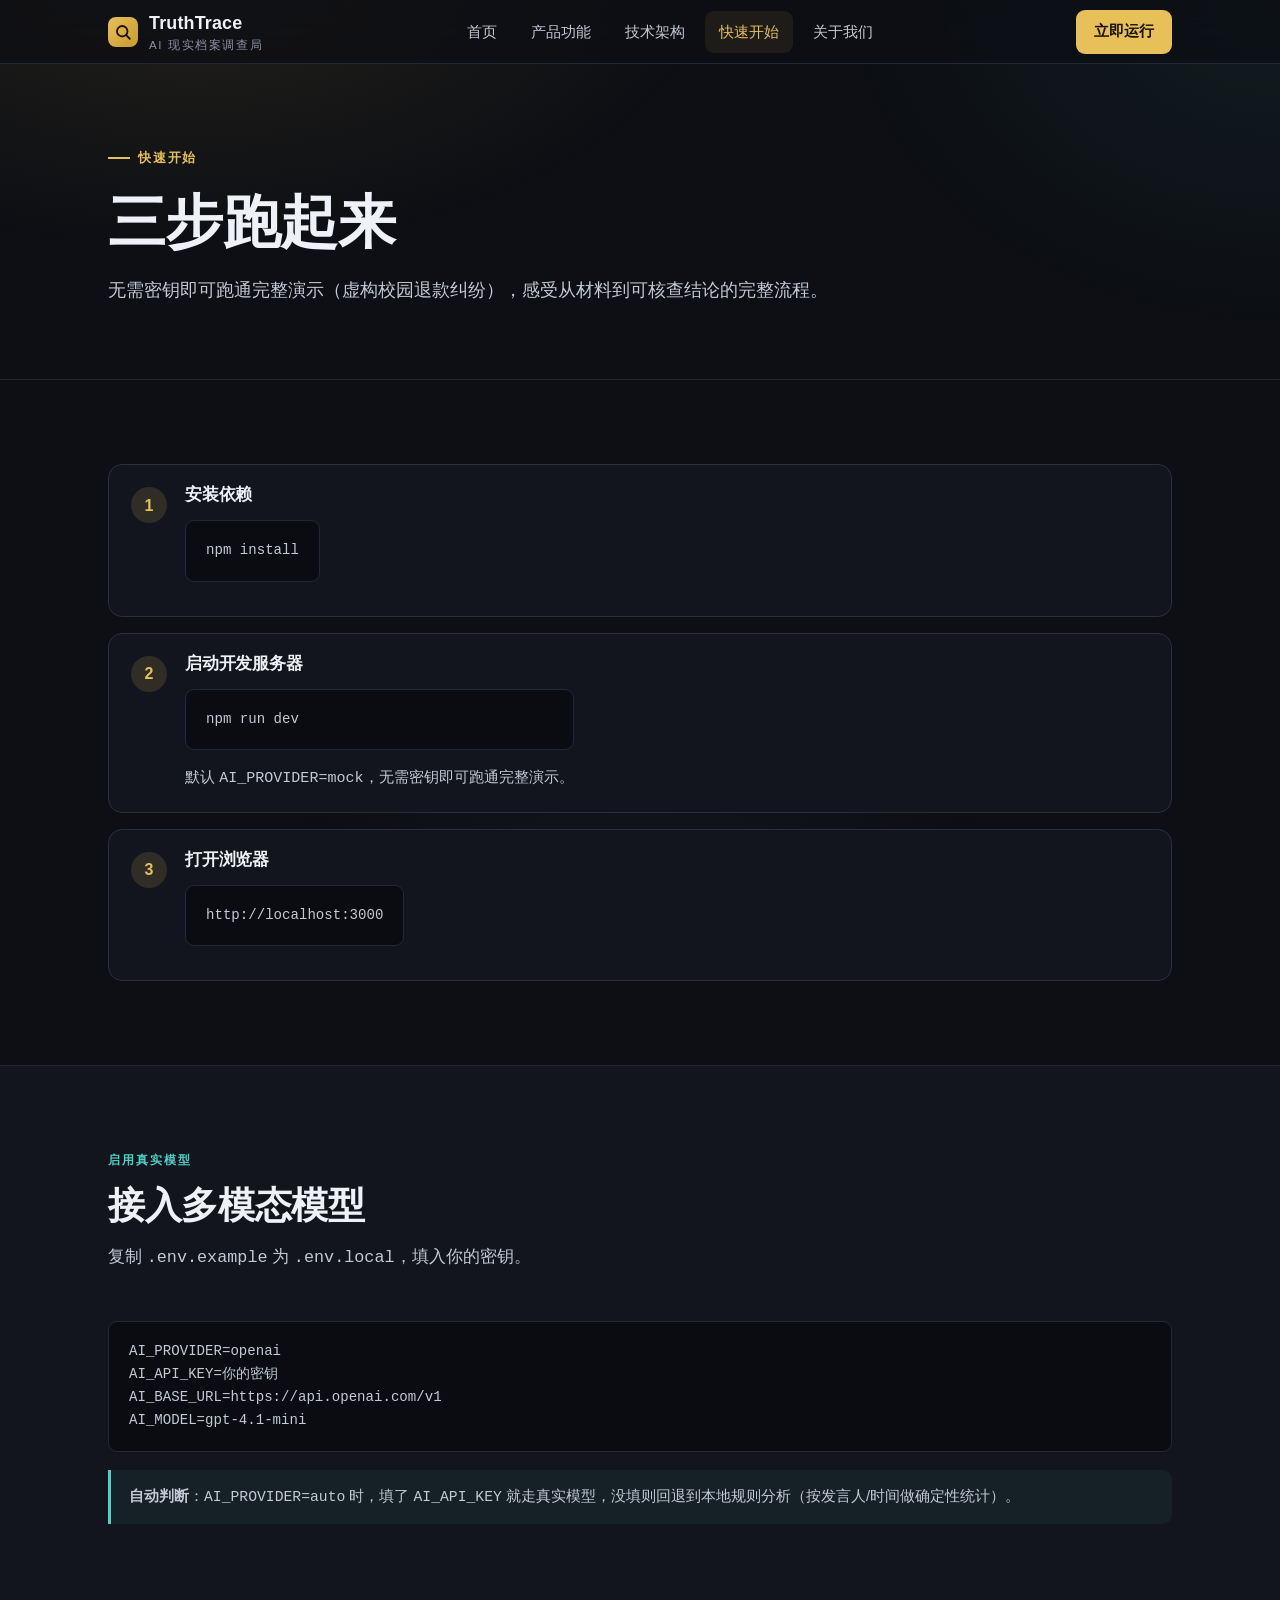
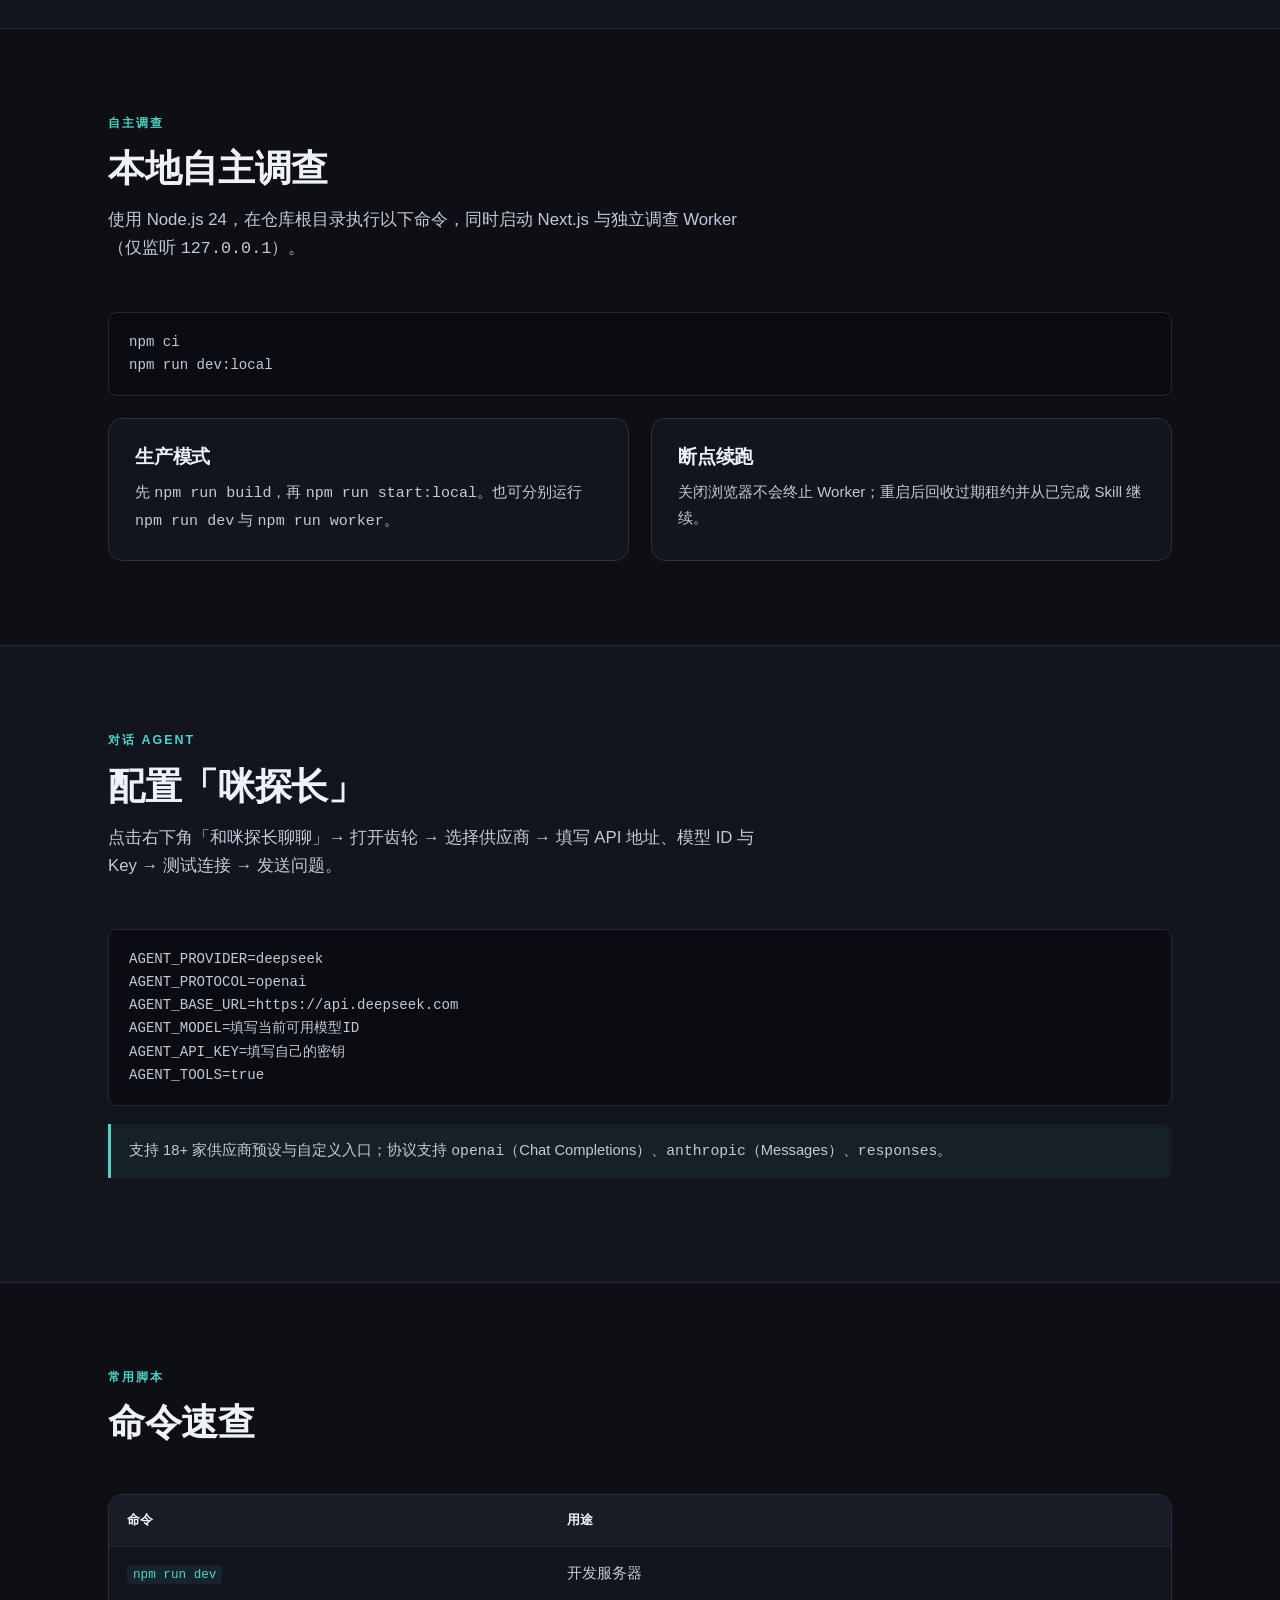
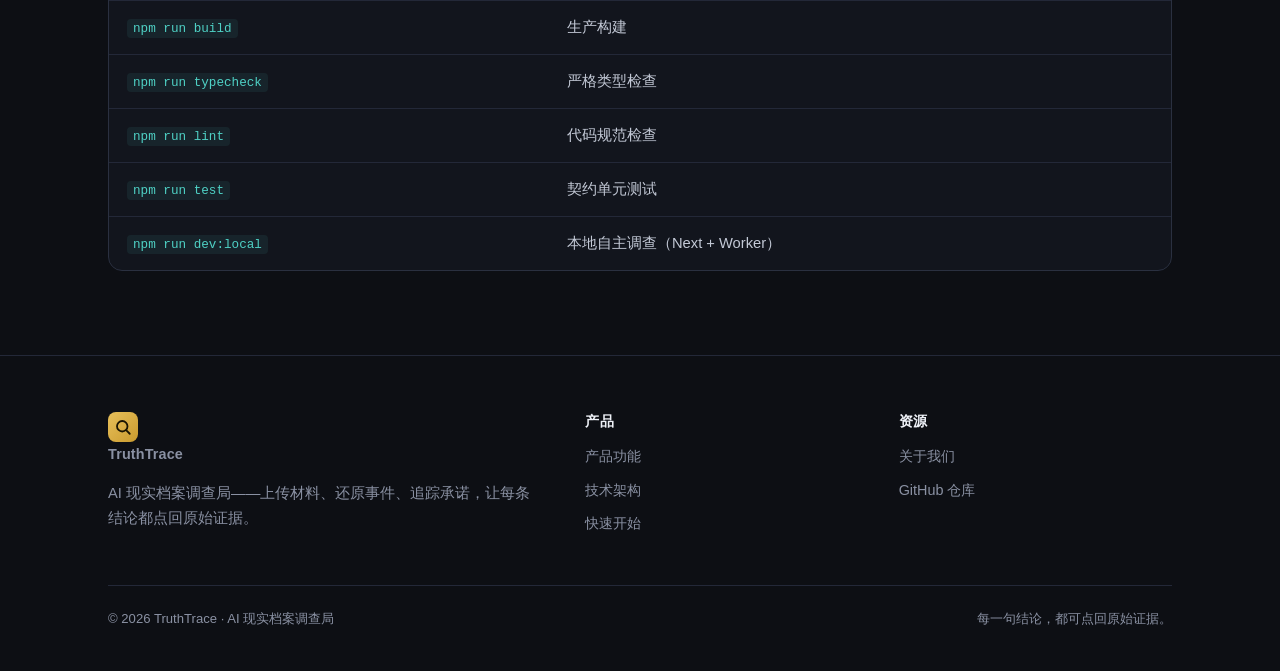
<file: guide.html>
<!DOCTYPE html>
<html lang="zh-CN">
<head>
  <meta charset="UTF-8">
  <meta name="viewport" content="width=device-width, initial-scale=1.0">
  <title>快速开始 · TruthTrace</title>
  <meta name="description" content="TruthTrace 快速开始：安装、运行、启用真实模型与自主调查。">
  <link rel="icon" type="image/svg+xml" href="assets/favicon.svg">
  <link rel="stylesheet" href="css/style.css">
</head>
<body>

  <nav class="nav">
    <div class="container nav-inner">
      <a href="index.html" class="brand">
        <span class="brand-mark"><svg width="18" height="18" viewBox="0 0 24 24" fill="none" stroke="currentColor" stroke-width="2.4" stroke-linecap="round"><circle cx="11" cy="11" r="7"/><line x1="16.5" y1="16.5" x2="21" y2="21"/></svg></span>
        <span>TruthTrace<div class="brand-sub">AI 现实档案调查局</div></span>
      </a>
      <div class="nav-links">
        <a href="index.html">首页</a>
        <a href="features.html">产品功能</a>
        <a href="architecture.html">技术架构</a>
        <a href="guide.html">快速开始</a>
        <a href="about.html">关于我们</a>
      </div>
      <button class="nav-toggle" aria-label="菜单">
        <svg width="20" height="20" viewBox="0 0 24 24" fill="none" stroke="currentColor" stroke-width="2" stroke-linecap="round"><line x1="3" y1="6" x2="21" y2="6"/><line x1="3" y1="12" x2="21" y2="12"/><line x1="3" y1="18" x2="21" y2="18"/></svg>
      </button>
      <a href="#run" class="nav-cta">立即运行</a>
    </div>
  </nav>

  <header class="page-hero">
    <div class="container">
      <span class="eyebrow">快速开始</span>
      <h1>三步跑起来</h1>
      <p class="lede">无需密钥即可跑通完整演示（虚构校园退款纠纷），感受从材料到可核查结论的完整流程。</p>
    </div>
  </header>

  <section class="section">
    <div class="container" id="run">
      <div class="steps">
        <div class="step">
          <div class="step-num">1</div>
          <div>
            <h3>安装依赖</h3>
            <pre><code>npm install</code></pre>
          </div>
        </div>
        <div class="step">
          <div class="step-num">2</div>
          <div>
            <h3>启动开发服务器</h3>
            <pre><code>npm run dev</code></pre>
            <p style="margin-top:10px;">默认 <code>AI_PROVIDER=mock</code>，无需密钥即可跑通完整演示。</p>
          </div>
        </div>
        <div class="step">
          <div class="step-num">3</div>
          <div>
            <h3>打开浏览器</h3>
            <pre><code>http://localhost:3000</code></pre>
          </div>
        </div>
      </div>
    </div>
  </section>

  <section class="section alt">
    <div class="container">
      <div class="section-head">
        <div class="kicker">启用真实模型</div>
        <h2>接入多模态模型</h2>
        <p>复制 <code>.env.example</code> 为 <code>.env.local</code>，填入你的密钥。</p>
      </div>
      <pre><code>AI_PROVIDER=openai
AI_API_KEY=你的密钥
AI_BASE_URL=https://api.openai.com/v1
AI_MODEL=gpt-4.1-mini</code></pre>
      <div class="note" style="margin-top:18px;">
        <b>自动判断</b>：<code>AI_PROVIDER=auto</code> 时，填了 <code>AI_API_KEY</code> 就走真实模型，没填则回退到本地规则分析（按发言人/时间做确定性统计）。
      </div>
    </div>
  </section>

  <section class="section">
    <div class="container">
      <div class="section-head">
        <div class="kicker">自主调查</div>
        <h2>本地自主调查</h2>
        <p>使用 Node.js 24，在仓库根目录执行以下命令，同时启动 Next.js 与独立调查 Worker（仅监听 <code>127.0.0.1</code>）。</p>
      </div>
      <pre><code>npm ci
npm run dev:local</code></pre>
      <div class="grid grid-2" style="margin-top:22px;">
        <div class="card">
          <h3>生产模式</h3>
          <p>先 <code>npm run build</code>，再 <code>npm run start:local</code>。也可分别运行 <code>npm run dev</code> 与 <code>npm run worker</code>。</p>
        </div>
        <div class="card">
          <h3>断点续跑</h3>
          <p>关闭浏览器不会终止 Worker；重启后回收过期租约并从已完成 Skill 继续。</p>
        </div>
      </div>
    </div>
  </section>

  <section class="section alt">
    <div class="container">
      <div class="section-head">
        <div class="kicker">对话 Agent</div>
        <h2>配置「咪探长」</h2>
        <p>点击右下角「和咪探长聊聊」→ 打开齿轮 → 选择供应商 → 填写 API 地址、模型 ID 与 Key → 测试连接 → 发送问题。</p>
      </div>
      <pre><code>AGENT_PROVIDER=deepseek
AGENT_PROTOCOL=openai
AGENT_BASE_URL=https://api.deepseek.com
AGENT_MODEL=填写当前可用模型ID
AGENT_API_KEY=填写自己的密钥
AGENT_TOOLS=true</code></pre>
      <div class="note" style="margin-top:18px;">
        支持 18+ 家供应商预设与自定义入口；协议支持 <code>openai</code>（Chat Completions）、<code>anthropic</code>（Messages）、<code>responses</code>。
      </div>
    </div>
  </section>

  <section class="section">
    <div class="container">
      <div class="section-head">
        <div class="kicker">常用脚本</div>
        <h2>命令速查</h2>
      </div>
      <div class="table-wrap">
        <table>
          <thead>
            <tr><th>命令</th><th>用途</th></tr>
          </thead>
          <tbody>
            <tr><td><code>npm run dev</code></td><td>开发服务器</td></tr>
            <tr><td><code>npm run build</code></td><td>生产构建</td></tr>
            <tr><td><code>npm run typecheck</code></td><td>严格类型检查</td></tr>
            <tr><td><code>npm run lint</code></td><td>代码规范检查</td></tr>
            <tr><td><code>npm run test</code></td><td>契约单元测试</td></tr>
            <tr><td><code>npm run dev:local</code></td><td>本地自主调查（Next + Worker）</td></tr>
          </tbody>
        </table>
      </div>
    </div>
  </section>

  <footer class="footer">
    <div class="container">
      <div class="footer-grid">
        <div>
          <a href="index.html" class="brand" style="margin-bottom: 14px;">
            <span class="brand-mark"><svg width="18" height="18" viewBox="0 0 24 24" fill="none" stroke="currentColor" stroke-width="2.4" stroke-linecap="round"><circle cx="11" cy="11" r="7"/><line x1="16.5" y1="16.5" x2="21" y2="21"/></svg></span>
            <span>TruthTrace</span>
          </a>
          <p class="desc">AI 现实档案调查局——上传材料、还原事件、追踪承诺，让每条结论都点回原始证据。</p>
        </div>
        <div>
          <h4>产品</h4>
          <a href="features.html">产品功能</a>
          <a href="architecture.html">技术架构</a>
          <a href="guide.html">快速开始</a>
        </div>
        <div>
          <h4>资源</h4>
          <a href="about.html">关于我们</a>
          <a href="https://github.com/Synaptivora/truthtrace" target="_blank" rel="noopener">GitHub 仓库</a>
        </div>
      </div>
      <div class="footer-bottom">
        <span>© <span id="year">2026</span> TruthTrace · AI 现实档案调查局</span>
        <span>每一句结论，都可点回原始证据。</span>
      </div>
    </div>
  </footer>

  <script src="js/main.js"></script>
</body>
</html>
</file>
<file: css/style.css>
/* ============================================================
   TruthTrace · AI 现实档案调查局 — 官网样式
   设计基调：侦探 / 事实核查 / 严谨专业
   ============================================================ */

:root {
  /* 色彩体系 */
  --bg-0: #0d0f14;          /* 最深层背景 */
  --bg-1: #12151d;          /* 卡片/区块背景 */
  --bg-2: #181c27;          /* 悬浮/次级背景 */
  --bg-3: #1f2432;          /* 边框/描边基底 */
  --line: #2a3040;          /* 分割线 */
  --line-soft: #232838;     /* 软分割线 */

  --text-0: #eef1f7;        /* 主文字 */
  --text-1: #c3c9d6;        /* 次级文字 */
  --text-2: #8a91a3;        /* 弱文字 */

  --accent: #e8c05a;        /* 主强调色 —— 金色，侦探徽章感 */
  --accent-strong: #f5d47a;
  --accent-ink: #1a1403;    /* 强调色上的深字 */
  --teal: #4fd1c5;          /* 辅助 —— 青，证据/数据 */
  --red: #e5695e;           /* 辅助 —— 红，矛盾/风险 */
  --violet: #8b8be0;        /* 辅助 —— 紫，关系/人物 */

  /* 字体 */
  --font-sans: -apple-system, BlinkMacSystemFont, "Segoe UI", "PingFang SC",
    "Hiragino Sans GB", "Microsoft YaHei", "Helvetica Neue", Arial, sans-serif;
  --font-mono: "SF Mono", "JetBrains Mono", "Cascadia Code", Consolas,
    "Liberation Mono", monospace;

  /* 尺寸 */
  --maxw: 1120px;
  --radius: 14px;
  --radius-sm: 9px;
  --nav-h: 64px;

  --shadow-lg: 0 24px 60px -20px rgba(0, 0, 0, 0.6);
  --shadow-sm: 0 8px 24px -12px rgba(0, 0, 0, 0.5);
}

* { box-sizing: border-box; }

html {
  scroll-behavior: smooth;
  -webkit-text-size-adjust: 100%;
}

body {
  margin: 0;
  font-family: var(--font-sans);
  background: var(--bg-0);
  color: var(--text-0);
  line-height: 1.7;
  font-size: 16px;
  -webkit-font-smoothing: antialiased;
  text-rendering: optimizeLegibility;
}

/* 背景氛围光 */
body::before {
  content: "";
  position: fixed;
  inset: 0;
  z-index: -2;
  background:
    radial-gradient(900px 500px at 15% -5%, rgba(232, 192, 90, 0.10), transparent 60%),
    radial-gradient(800px 600px at 100% 0%, rgba(79, 209, 197, 0.07), transparent 55%),
    radial-gradient(700px 500px at 50% 110%, rgba(139, 139, 224, 0.08), transparent 60%);
}

a {
  color: var(--accent);
  text-decoration: none;
  transition: color 0.18s ease;
}
a:hover { color: var(--accent-strong); }

h1, h2, h3, h4 {
  font-weight: 700;
  line-height: 1.25;
  margin: 0 0 0.6em;
  letter-spacing: -0.01em;
}

h1 { font-size: clamp(2.2rem, 5.5vw, 3.6rem); }
h2 { font-size: clamp(1.6rem, 3.4vw, 2.3rem); }
h3 { font-size: 1.2rem; }

p { margin: 0 0 1em; color: var(--text-1); }

.container {
  width: 100%;
  max-width: var(--maxw);
  margin: 0 auto;
  padding: 0 28px;
}

/* ============ 导航 ============ */
.nav {
  position: sticky;
  top: 0;
  z-index: 50;
  height: var(--nav-h);
  background: rgba(13, 15, 20, 0.78);
  backdrop-filter: saturate(160%) blur(14px);
  -webkit-backdrop-filter: saturate(160%) blur(14px);
  border-bottom: 1px solid var(--line-soft);
}

.nav-inner {
  height: var(--nav-h);
  display: flex;
  align-items: center;
  justify-content: space-between;
  gap: 20px;
}

.brand {
  display: flex;
  align-items: center;
  gap: 11px;
  font-weight: 700;
  font-size: 1.12rem;
  color: var(--text-0);
  letter-spacing: 0.01em;
}
.brand:hover { color: var(--text-0); }

.brand-mark {
  width: 30px;
  height: 30px;
  border-radius: 8px;
  display: grid;
  place-items: center;
  background: linear-gradient(135deg, var(--accent), #c99a2e);
  color: var(--accent-ink);
  flex: none;
}

.brand-sub {
  font-weight: 400;
  font-size: 0.72rem;
  color: var(--text-2);
  letter-spacing: 0.14em;
  margin-top: -2px;
}

.nav-links {
  display: flex;
  align-items: center;
  gap: 6px;
}
.nav-links a {
  color: var(--text-1);
  padding: 8px 14px;
  border-radius: var(--radius-sm);
  font-size: 0.94rem;
  transition: background 0.15s ease, color 0.15s ease;
}
.nav-links a:hover { background: var(--bg-2); color: var(--text-0); }
.nav-links a.active { color: var(--accent); background: rgba(232,192,90,0.08); }

.nav-cta {
  display: inline-flex;
  align-items: center;
  gap: 7px;
  padding: 9px 18px;
  border-radius: var(--radius-sm);
  background: var(--accent);
  color: var(--accent-ink);
  font-weight: 600;
  font-size: 0.92rem;
  border: none;
  cursor: pointer;
  transition: background 0.15s ease, transform 0.12s ease;
}
.nav-cta:hover { background: var(--accent-strong); color: var(--accent-ink); transform: translateY(-1px); }

.nav-toggle {
  display: none;
  background: none;
  border: 1px solid var(--line);
  color: var(--text-0);
  width: 40px;
  height: 40px;
  border-radius: var(--radius-sm);
  cursor: pointer;
  align-items: center;
  justify-content: center;
}

/* ============ Hero ============ */
.hero {
  position: relative;
  padding: 96px 0 80px;
  overflow: hidden;
}
.hero-inner {
  display: grid;
  grid-template-columns: 1.05fr 0.95fr;
  gap: 56px;
  align-items: center;
}

.eyebrow {
  display: inline-flex;
  align-items: center;
  gap: 8px;
  font-size: 0.8rem;
  letter-spacing: 0.14em;
  text-transform: uppercase;
  color: var(--accent);
  font-weight: 600;
  margin-bottom: 18px;
}
.eyebrow::before {
  content: "";
  width: 22px;
  height: 2px;
  background: var(--accent);
}

.hero h1 { margin-bottom: 20px; }
.hero h1 .hl {
  color: var(--accent);
}

.hero-sub {
  font-size: 1.14rem;
  color: var(--text-1);
  max-width: 34em;
  margin-bottom: 32px;
}

.hero-actions {
  display: flex;
  flex-wrap: wrap;
  gap: 14px;
  margin-bottom: 34px;
}

.btn {
  display: inline-flex;
  align-items: center;
  gap: 9px;
  padding: 13px 24px;
  border-radius: var(--radius-sm);
  font-weight: 600;
  font-size: 0.98rem;
  cursor: pointer;
  border: 1px solid transparent;
  transition: all 0.16s ease;
}
.btn-primary { background: var(--accent); color: var(--accent-ink); }
.btn-primary:hover { background: var(--accent-strong); color: var(--accent-ink); transform: translateY(-2px); box-shadow: 0 12px 28px -12px rgba(232,192,90,0.55); }
.btn-ghost { background: transparent; color: var(--text-0); border-color: var(--line); }
.btn-ghost:hover { border-color: var(--text-2); background: var(--bg-2); color: var(--text-0); }

.hero-stats {
  display: flex;
  flex-wrap: wrap;
  gap: 28px;
}
.stat .num {
  font-size: 1.6rem;
  font-weight: 700;
  color: var(--text-0);
  font-variant-numeric: tabular-nums;
}
.stat .lbl { font-size: 0.82rem; color: var(--text-2); }

/* Hero 右侧 —— 产品示意卡片 */
.hero-visual {
  position: relative;
}
.mock-window {
  background: var(--bg-1);
  border: 1px solid var(--line);
  border-radius: var(--radius);
  overflow: hidden;
  box-shadow: var(--shadow-lg);
}
.mock-bar {
  display: flex;
  align-items: center;
  gap: 7px;
  padding: 13px 16px;
  border-bottom: 1px solid var(--line-soft);
  background: var(--bg-2);
}
.mock-bar .dot { width: 11px; height: 11px; border-radius: 50%; }
.dot.r { background: var(--red); }
.dot.y { background: var(--accent); }
.dot.g { background: var(--teal); }
.mock-bar .title {
  margin-left: 10px;
  font-size: 0.78rem;
  color: var(--text-2);
  font-family: var(--font-mono);
}
.mock-body { padding: 22px; }

.tag {
  display: inline-block;
  font-size: 0.72rem;
  padding: 3px 10px;
  border-radius: 999px;
  font-weight: 600;
  letter-spacing: 0.02em;
}
.tag-gold { background: rgba(232,192,90,0.14); color: var(--accent); }
.tag-teal { background: rgba(79,209,197,0.14); color: var(--teal); }
.tag-red { background: rgba(229,105,94,0.15); color: var(--red); }
.tag-violet { background: rgba(139,139,224,0.16); color: var(--violet); }

.mock-evidence {
  border: 1px solid var(--line-soft);
  border-radius: var(--radius-sm);
  padding: 14px 16px;
  margin-bottom: 12px;
  background: var(--bg-0);
}
.mock-evidence .ev-head {
  display: flex;
  justify-content: space-between;
  align-items: center;
  margin-bottom: 6px;
}
.mock-evidence .ev-name { font-size: 0.9rem; font-weight: 600; }
.mock-evidence .ev-meta { font-size: 0.74rem; color: var(--text-2); font-family: var(--font-mono); }
.mock-evidence .ev-text { font-size: 0.88rem; color: var(--text-1); margin: 0; }

.mock-verdict {
  border-left: 3px solid var(--accent);
  padding: 12px 16px;
  background: rgba(232,192,90,0.06);
  border-radius: 0 var(--radius-sm) var(--radius-sm) 0;
  font-size: 0.88rem;
}
.mock-verdict b { color: var(--text-0); }

/* ============ 区块通用 ============ */
.section { padding: 84px 0; }
.section.alt { background: var(--bg-1); border-top: 1px solid var(--line-soft); border-bottom: 1px solid var(--line-soft); }

.section-head { max-width: 660px; margin-bottom: 48px; }
.section-head.center { margin-left: auto; margin-right: auto; text-align: center; }
.section-head .kicker {
  font-size: 0.78rem;
  letter-spacing: 0.16em;
  text-transform: uppercase;
  color: var(--teal);
  font-weight: 600;
  margin-bottom: 12px;
}
.section-head h2 { margin-bottom: 14px; }
.section-head p { font-size: 1.05rem; }

/* ============ 卡片网格 ============ */
.grid { display: grid; gap: 22px; }
.grid-2 { grid-template-columns: repeat(2, 1fr); }
.grid-3 { grid-template-columns: repeat(3, 1fr); }
.grid-4 { grid-template-columns: repeat(4, 1fr); }

.card {
  background: var(--bg-1);
  border: 1px solid var(--line);
  border-radius: var(--radius);
  padding: 26px;
  transition: transform 0.18s ease, border-color 0.18s ease, box-shadow 0.18s ease;
}
.card:hover {
  transform: translateY(-4px);
  border-color: var(--text-2);
  box-shadow: var(--shadow-sm);
}

.card .icon {
  width: 46px;
  height: 46px;
  border-radius: 11px;
  display: grid;
  place-items: center;
  margin-bottom: 18px;
  font-size: 1.3rem;
}
.icon.gold { background: rgba(232,192,90,0.13); color: var(--accent); }
.icon.teal { background: rgba(79,209,197,0.13); color: var(--teal); }
.icon.red { background: rgba(229,105,94,0.14); color: var(--red); }
.icon.violet { background: rgba(139,139,224,0.15); color: var(--violet); }

.card h3 { margin-bottom: 10px; }
.card p { font-size: 0.94rem; margin: 0; }

/* ============ 特性列表 ============ */
.feature-row {
  display: grid;
  grid-template-columns: 1fr 1fr;
  gap: 40px;
  align-items: center;
  padding: 34px 0;
  border-bottom: 1px solid var(--line-soft);
}
.feature-row:last-child { border-bottom: none; }
.feature-row .txt h3 { font-size: 1.35rem; margin-bottom: 12px; }
.feature-row .txt p { margin-bottom: 16px; }
.feature-row .txt ul { margin: 0; padding-left: 18px; color: var(--text-1); }
.feature-row .txt li { margin-bottom: 8px; }

.feature-visual {
  background: var(--bg-1);
  border: 1px solid var(--line);
  border-radius: var(--radius);
  padding: 24px;
  box-shadow: var(--shadow-sm);
}

/* 流程步骤 */
.steps { display: grid; gap: 16px; }
.step {
  display: flex;
  gap: 18px;
  padding: 20px 22px;
  background: var(--bg-1);
  border: 1px solid var(--line);
  border-radius: var(--radius);
}
.step-num {
  flex: none;
  width: 36px;
  height: 36px;
  border-radius: 50%;
  background: rgba(232,192,90,0.14);
  color: var(--accent);
  display: grid;
  place-items: center;
  font-weight: 700;
  font-size: 1rem;
  margin-top: 2px;
}
.step h3 { margin-bottom: 6px; font-size: 1.05rem; }
.step p { margin: 0; font-size: 0.94rem; }

/* ============ 表格 ============ */
.table-wrap {
  overflow-x: auto;
  border: 1px solid var(--line);
  border-radius: var(--radius);
  background: var(--bg-1);
}
table { width: 100%; border-collapse: collapse; font-size: 0.92rem; }
th, td { padding: 14px 18px; text-align: left; border-bottom: 1px solid var(--line-soft); }
th {
  background: var(--bg-2);
  color: var(--text-0);
  font-weight: 600;
  white-space: nowrap;
  font-size: 0.84rem;
  letter-spacing: 0.03em;
}
tr:last-child td { border-bottom: none; }
td { color: var(--text-1); }
td code, th code {
  font-family: var(--font-mono);
  font-size: 0.86em;
  color: var(--teal);
  background: rgba(79,209,197,0.08);
  padding: 2px 6px;
  border-radius: 4px;
}

/* ============ 代码块 ============ */
pre {
  background: #0a0c11;
  border: 1px solid var(--line-soft);
  border-radius: var(--radius-sm);
  padding: 18px 20px;
  overflow-x: auto;
  font-family: var(--font-mono);
  font-size: 0.88rem;
  line-height: 1.65;
  color: var(--text-1);
}
pre code { font-family: inherit; color: var(--text-1); }
code { font-family: var(--font-mono); }

/* ============ 徽章 / 标注 ============ */
.note {
  border-left: 3px solid var(--teal);
  background: rgba(79,209,197,0.06);
  padding: 14px 18px;
  border-radius: 0 var(--radius-sm) var(--radius-sm) 0;
  font-size: 0.92rem;
  color: var(--text-1);
  margin: 20px 0;
}
.note.warn {
  border-left-color: var(--red);
  background: rgba(229,105,94,0.07);
}

/* ============ 页脚 ============ */
.footer {
  border-top: 1px solid var(--line-soft);
  padding: 56px 0 40px;
  background: var(--bg-0);
}
.footer-grid {
  display: grid;
  grid-template-columns: 1.6fr 1fr 1fr;
  gap: 40px;
  margin-bottom: 40px;
}
.footer h4 { font-size: 0.9rem; color: var(--text-0); margin-bottom: 14px; letter-spacing: 0.04em; }
.footer a { display: block; color: var(--text-2); font-size: 0.9rem; margin-bottom: 9px; }
.footer a:hover { color: var(--accent); }
.footer .desc { color: var(--text-2); font-size: 0.92rem; max-width: 36em; }
.footer-bottom {
  border-top: 1px solid var(--line-soft);
  padding-top: 22px;
  display: flex;
  justify-content: space-between;
  flex-wrap: wrap;
  gap: 12px;
  font-size: 0.82rem;
  color: var(--text-2);
}

/* ============ 页面标题横幅 ============ */
.page-hero {
  padding: 76px 0 56px;
  border-bottom: 1px solid var(--line-soft);
}
.page-hero h1 { margin-bottom: 16px; }
.page-hero .lede { font-size: 1.12rem; color: var(--text-1); max-width: 44em; }

/* ============ 响应式 ============ */
@media (max-width: 960px) {
  .hero-inner { grid-template-columns: 1fr; gap: 40px; }
  .grid-3, .grid-4 { grid-template-columns: repeat(2, 1fr); }
  .feature-row { grid-template-columns: 1fr; gap: 24px; }
  .footer-grid { grid-template-columns: 1fr 1fr; }
}

@media (max-width: 640px) {
  .nav-links {
    position: fixed;
    top: var(--nav-h);
    left: 0;
    right: 0;
    flex-direction: column;
    align-items: stretch;
    background: var(--bg-1);
    border-bottom: 1px solid var(--line);
    padding: 12px 20px 18px;
    gap: 4px;
    display: none;
  }
  .nav-links.open { display: flex; }
  .nav-toggle { display: flex; }
  .nav-cta { display: none; }
  .grid-2, .grid-3, .grid-4 { grid-template-columns: 1fr; }
  .section { padding: 60px 0; }
  .hero { padding: 64px 0 56px; }
  .footer-grid { grid-template-columns: 1fr; }
}

@media (prefers-reduced-motion: reduce) {
  * { animation: none !important; transition: none !important; }
  html { scroll-behavior: auto; }
}
</file>
